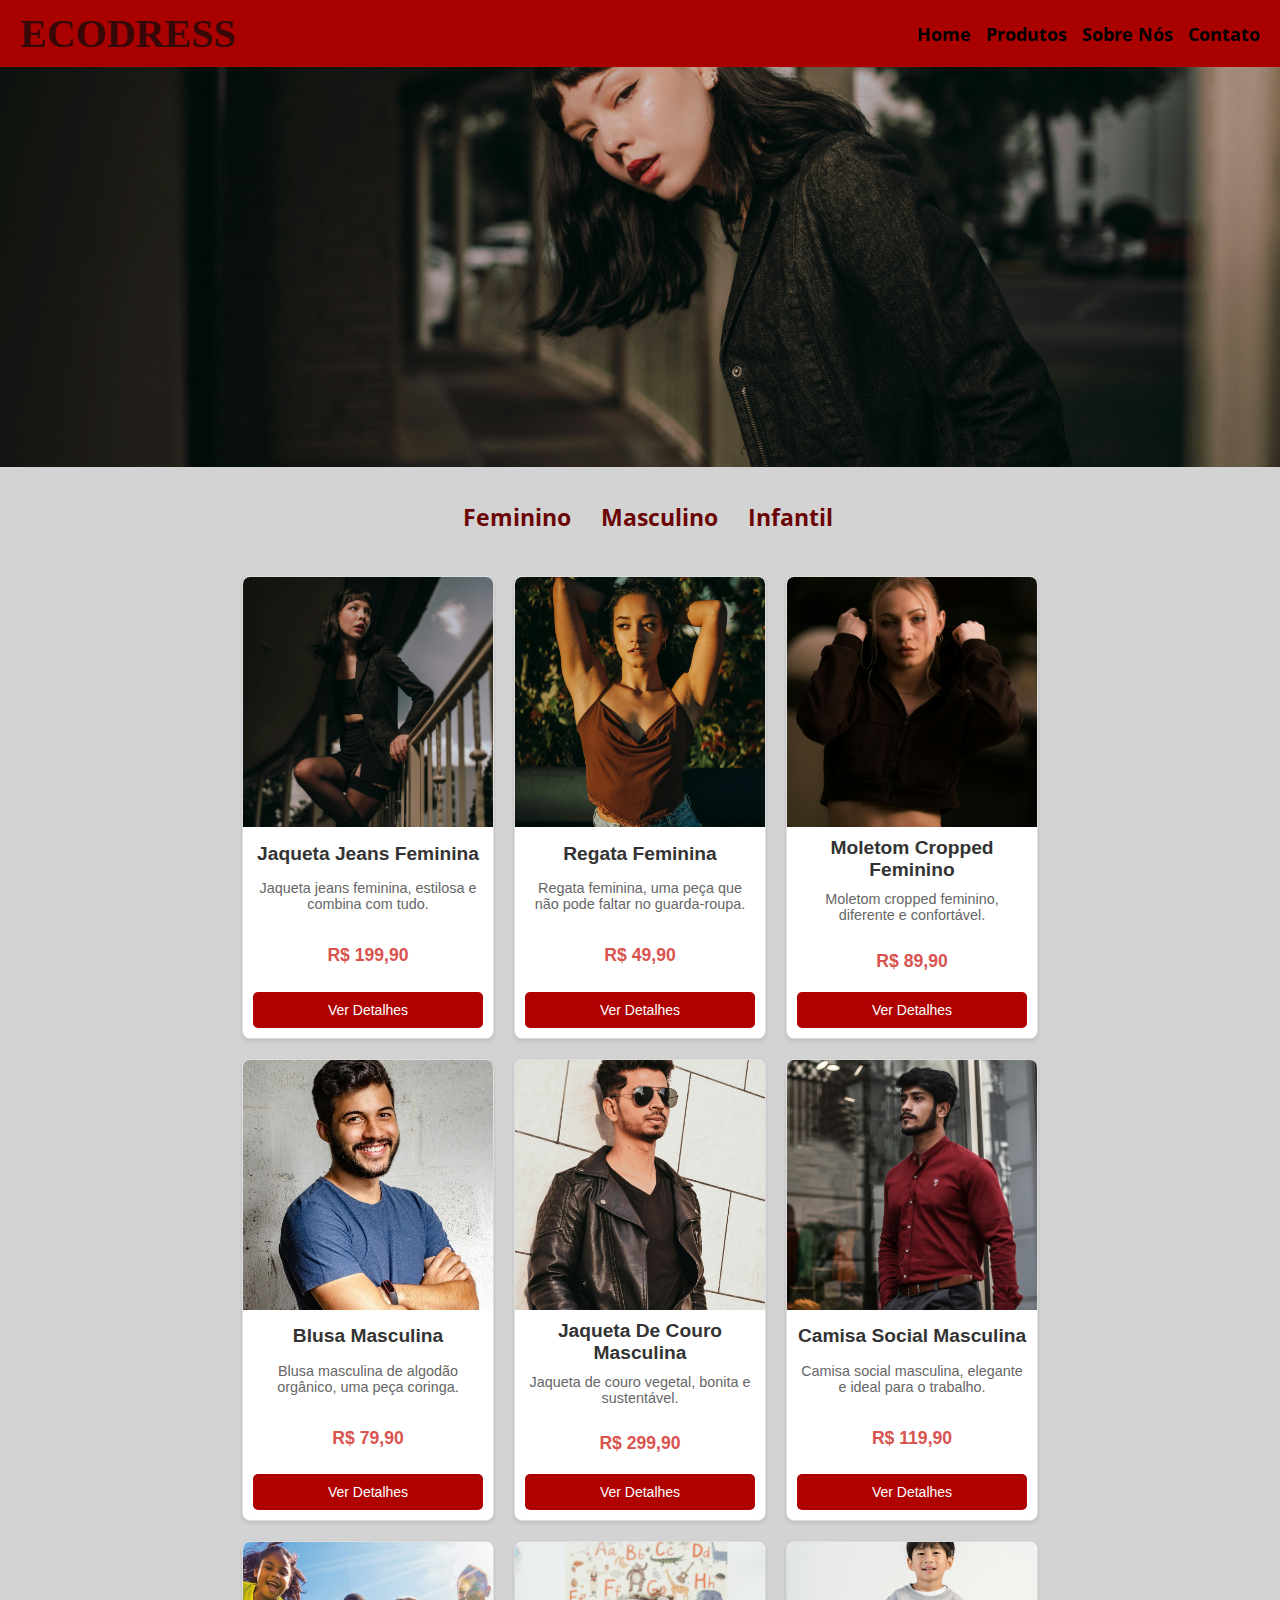
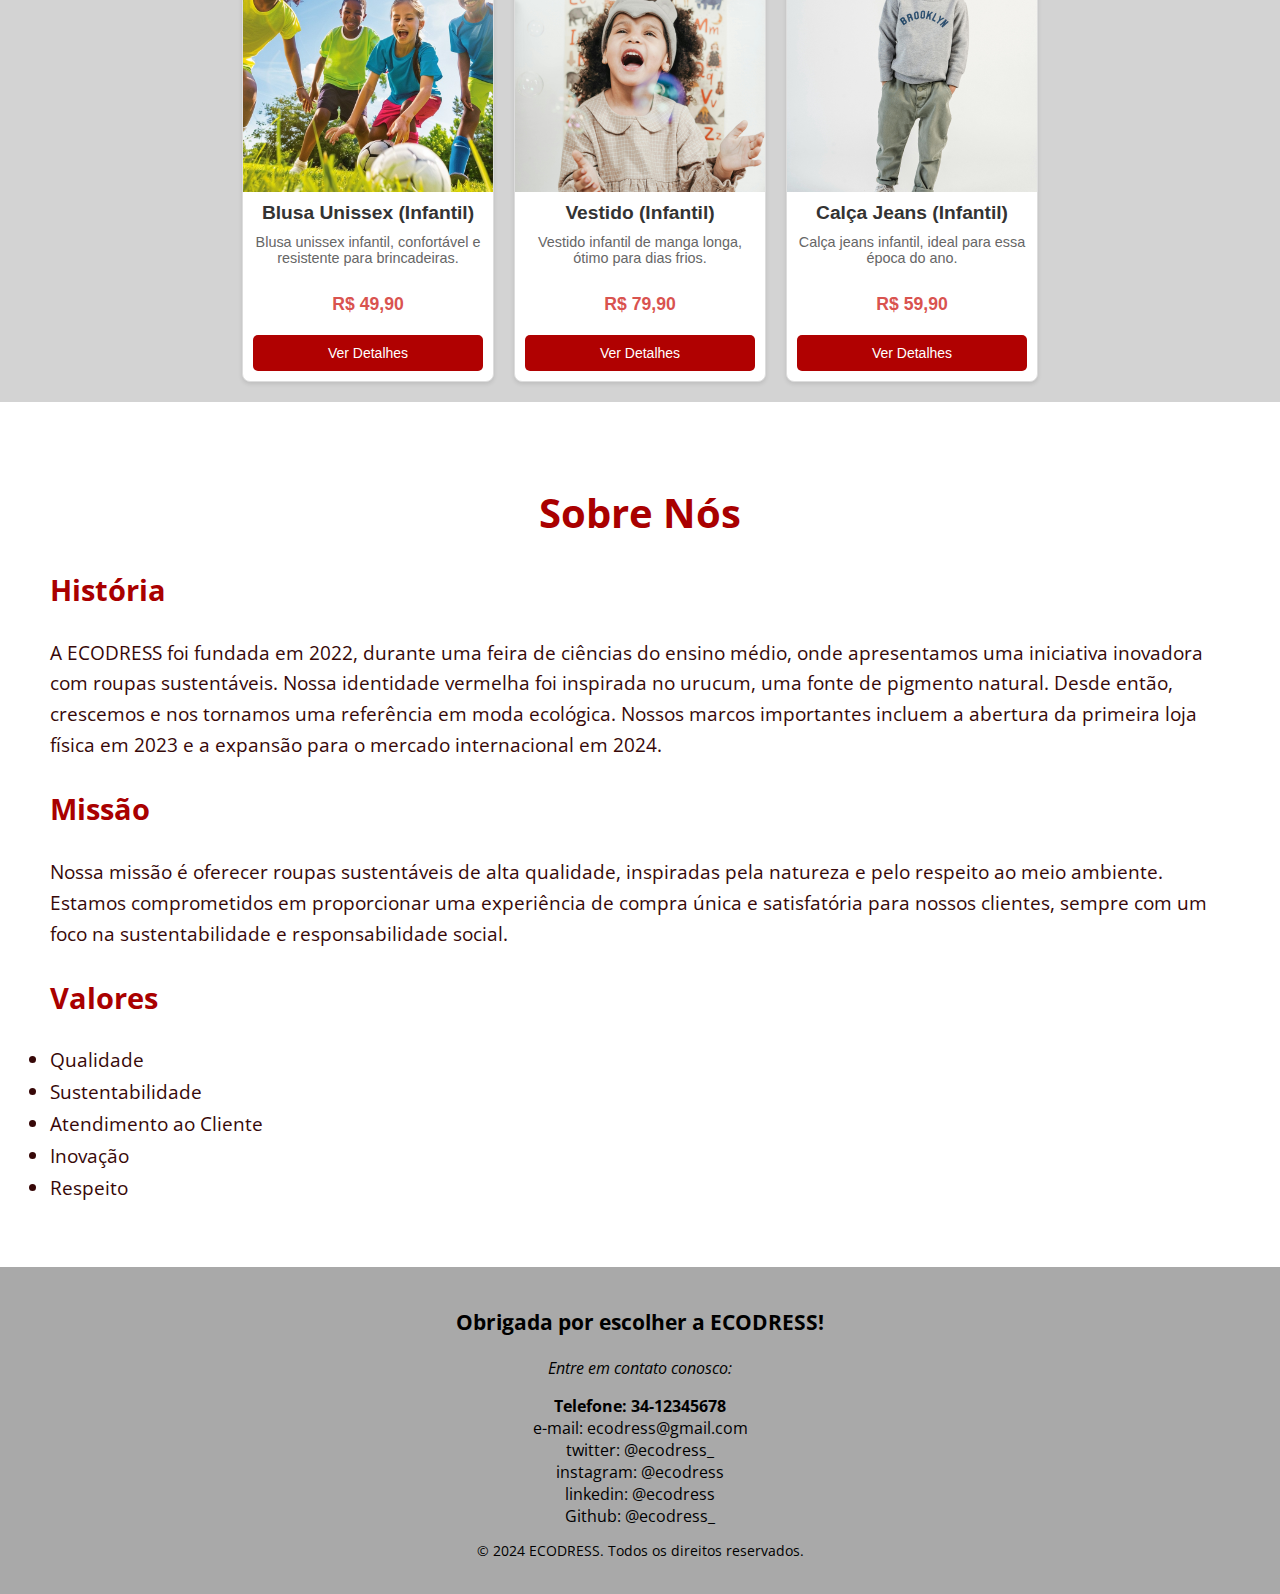
<file: projeto-final/index.html>
<!DOCTYPE html>
<html lang="pt-br">
<head>
    <meta charset="UTF-8">
    <meta http-equiv="X-UA-Compatible" content="IE=edge">
    <meta name="viewport" content="width=device-width, initial-scale=1.0">
    <link rel="stylesheet" href="./projeto-final.css">
    <title>ECODRESS</title>
    <link rel="preconnect" href="https://fonts.googleapis.com">
    <link rel="preconnect" href="https://fonts.gstatic.com" crossorigin>
    <link href="https://fonts.googleapis.com/css2?family=Open+Sans:ital,wght@0,300..800;1,300..800&display=swap" rel="stylesheet">
    
</head>
<body>
        <header>
            <h1 id="logo"><a href="/projeto-final/index.html">ECODRESS</a></h1>
            <nav>
                <!-- menu de navegação --> 
                <div class="nav__lista--container">          
                    <ul>
                        <li><a href="/projeto-final/index.html"> Home </a></li>
                        <li><a href="#produtos"> Produtos </a></li>
                        <li><a href="#sobre-nos"> Sobre Nós </a></li>
                        <li><a href="#contato"> Contato </a></li>
                    </ul>
                </div>
            </nav>
        </header>
        <main>
            <!-- banner principal -->
            <div class="banner-principal">
                <img src="fotos/pexels-kyle-miller-169884138-23842679.jpg" alt="banner principal do ecodress">
                <div class="banner-conteudo">
                    <h2>Confira nossa nova coleção inverno-outono 2024!</h2>
                    <button><a href="#produtos">Saiba Mais</a></button>
                </div>          
            </div>
            
            <br><br>
            <div class="categorias">
                <ul>
                    <li><a href="feminino/feminino.html"> Feminino </a></li>
                    <li><a href="masculino/masculino.html"> Masculino </a></li>
                    <li><a href="infantil/infantil.html"> Infantil </a></li>
                </ul>
            </div>
            <section class="produtos" id="produtos">
                <!-- produtos femininos -->
                <div class="produtos_femininos">
                    <div class="card">
                        <img src="fotos/jaqueta-feminina.jpg" alt="mulher com uma jaqueta jeans preta">
                        <h3>Jaqueta Jeans Feminina</h3>
                        <p class="descricao">Jaqueta jeans feminina, estilosa e combina com tudo.</p>
                        <p class="preco">R$ 199,90</p>
                        <button><a href="/projeto-final/feminino/jaqueta-fem.html">Ver Detalhes</a></button>
                    </div>
                    <div class="card">
                        <img src="fotos/regata-feminina.jpg" alt="mulher com uma regata marrom">
                        <h3>Regata Feminina</h3>
                        <p class="descricao">Regata feminina, uma peça que não pode faltar no guarda-roupa.</p>
                        <p class="preco">R$ 49,90</p>
                        <button><a href="/projeto-final/feminino/regata.html">Ver Detalhes</a></button>
                    </div>
                    <div class="card">
                        <img src="fotos/moletom-feminino.jpg" alt="mulher com um moletom cropped marrom">
                        <h3>Moletom Cropped Feminino</h3>
                        <p class="descricao">Moletom cropped feminino, diferente e confortável.</p>
                        <p class="preco">R$ 89,90</p>
                        <button><a href="/projeto-final/feminino/moletom.html">Ver Detalhes</a></button>
                    </div>
                </div>
                <!-- produtos masculinos -->
                <div class="produtos_masculinos">
                    <div class="card">
                        <img src="fotos/blusa_masculina.jpg" alt="homem com uma blusa básica azul">
                        <h3>Blusa Masculina</h3>
                        <p class="descricao">Blusa masculina de algodão orgânico, uma peça coringa.</p>
                        <p class="preco">R$ 79,90</p>
                        <button><a href="/projeto-final/masculino/blusa.html">Ver Detalhes</a></button>
                    </div> 
                    <div class="card">
                        <img src="fotos/jaqueta-de-couro-vegetal.jpg" alt="homem com uma jaqueta de couro">
                        <h3>Jaqueta De Couro Masculina</h3>
                        <p class="descricao">Jaqueta de couro vegetal, bonita e sustentável.</p>
                        <p class="preco">R$ 299,90</p>
                        <button><a href="/projeto-final/masculino/jaqueta_couro.html">Ver Detalhes</a></button>
                    </div>
                    <div class="card">
                        <img src="fotos/camisa-social-masculina.jpg" alt="homem com uma camisa social">
                        <h3>Camisa Social Masculina</h3>
                        <p class="descricao">Camisa social masculina, elegante e ideal para o trabalho.</p>
                        <p class="preco">R$ 119,90</p>
                        <button><a href="/projeto-final/masculino/camisa_social.html">Ver Detalhes</a></button>
                    </div>
                </div>
                <!-- produtos infantis -->
                <div class="produtos_infantis">
                    <div class="card">
                        <img src="fotos/blusa-infantil.jpg" alt="crianças jogando futebol com blusas coloridas">
                        <h3>Blusa Unissex (Infantil)</h3> 
                        <p class="descricao">Blusa unissex infantil, confortável e resistente para brincadeiras.</p>
                        <p class="preco">R$ 49,90</p>
                        <button><a href="/projeto-final/infantil/blusa-unissex.html">Ver Detalhes</a></button>
                    </div>
                    <div class="card">
                        <img src="fotos/vestido-infantil.jpg" alt="menina com um vestido de manga longa">
                        <h3>Vestido (Infantil)</h3>
                        <p class="descricao">Vestido infantil de manga longa, ótimo para dias frios.</p>
                        <p class="preco">R$ 79,90</p>
                        <button><a href="/projeto-final/infantil/vestido.html">Ver Detalhes</a></button>
                    </div>
                    <div class="card">
                        <img src="fotos/calça-jeans-infantil.jpg" alt="menino com uma calça jeans e moletom">
                        <h3>Calça Jeans (Infantil)</h3>
                        <p class="descricao">Calça jeans infantil, ideal para essa época do ano.</p>
                        <p class="preco">R$ 59,90</p>
                        <button><a href="/projeto-final/infantil/calça.html">Ver Detalhes</a></button>
                    </div>
                </div>
            </section>
            <section class="sobre-nos" id="sobre-nos">
                <h2>Sobre Nós</h2>
                <div class="historia">
                    <h3>História</h3>
                    <p>A ECODRESS foi fundada em 2022, durante uma feira de ciências do ensino médio, onde apresentamos uma iniciativa inovadora com roupas sustentáveis. Nossa identidade vermelha foi inspirada no urucum, uma fonte de pigmento natural. Desde então, crescemos e nos tornamos uma referência em moda ecológica. Nossos marcos importantes incluem a abertura da primeira loja física em 2023 e a expansão para o mercado internacional em 2024.</p>
                </div>
                <div class="missao">
                    <h3>Missão</h3>
                    <p>Nossa missão é oferecer roupas sustentáveis de alta qualidade, inspiradas pela natureza e pelo respeito ao meio ambiente. Estamos comprometidos em proporcionar uma experiência de compra única e satisfatória para nossos clientes, sempre com um foco na sustentabilidade e responsabilidade social.</p>
                </div>
                <div class="valores">
                    <h3>Valores</h3>
                    <ul>
                        <li>Qualidade</li>
                        <li>Sustentabilidade</li>
                        <li>Atendimento ao Cliente</li>
                        <li>Inovação</li>
                        <li>Respeito</li>
                    </ul>
                </div>
            </section>
        </main>
        <footer id="contato">
            <div class="contatos-container">
                <p>Obrigada por escolher a ECODRESS!</p>
                <p>Entre em contato conosco:</p>
            </div>
            <div class="contatos">
                <ul>
                    <li>Telefone: 34-12345678</li>
                    <li>e-mail:<a href="mailto:ecodress@gmail.com"> ecodress@gmail.com</a></li>
                    <li>twitter:<a href="https://twitter.com/ecodress_"> @ecodress_</a></li>
                    <li>instagram:<a href="https://instagram.com/ecodress"> @ecodress</a></li>
                    <li>linkedin:<a href="https://linkedin.com/company/ecodress"> @ecodress</a></li>
                    <li>Github:<a href="https://github.com/ecodress_"> @ecodress_</a></li>
                </ul>
            </div>
            <div class="footer__texto--ultimoParagrafo">
                <p>© 2024 ECODRESS. Todos os direitos reservados.</p>
            </div>
        </footer>  
</body>
</html>
</file>
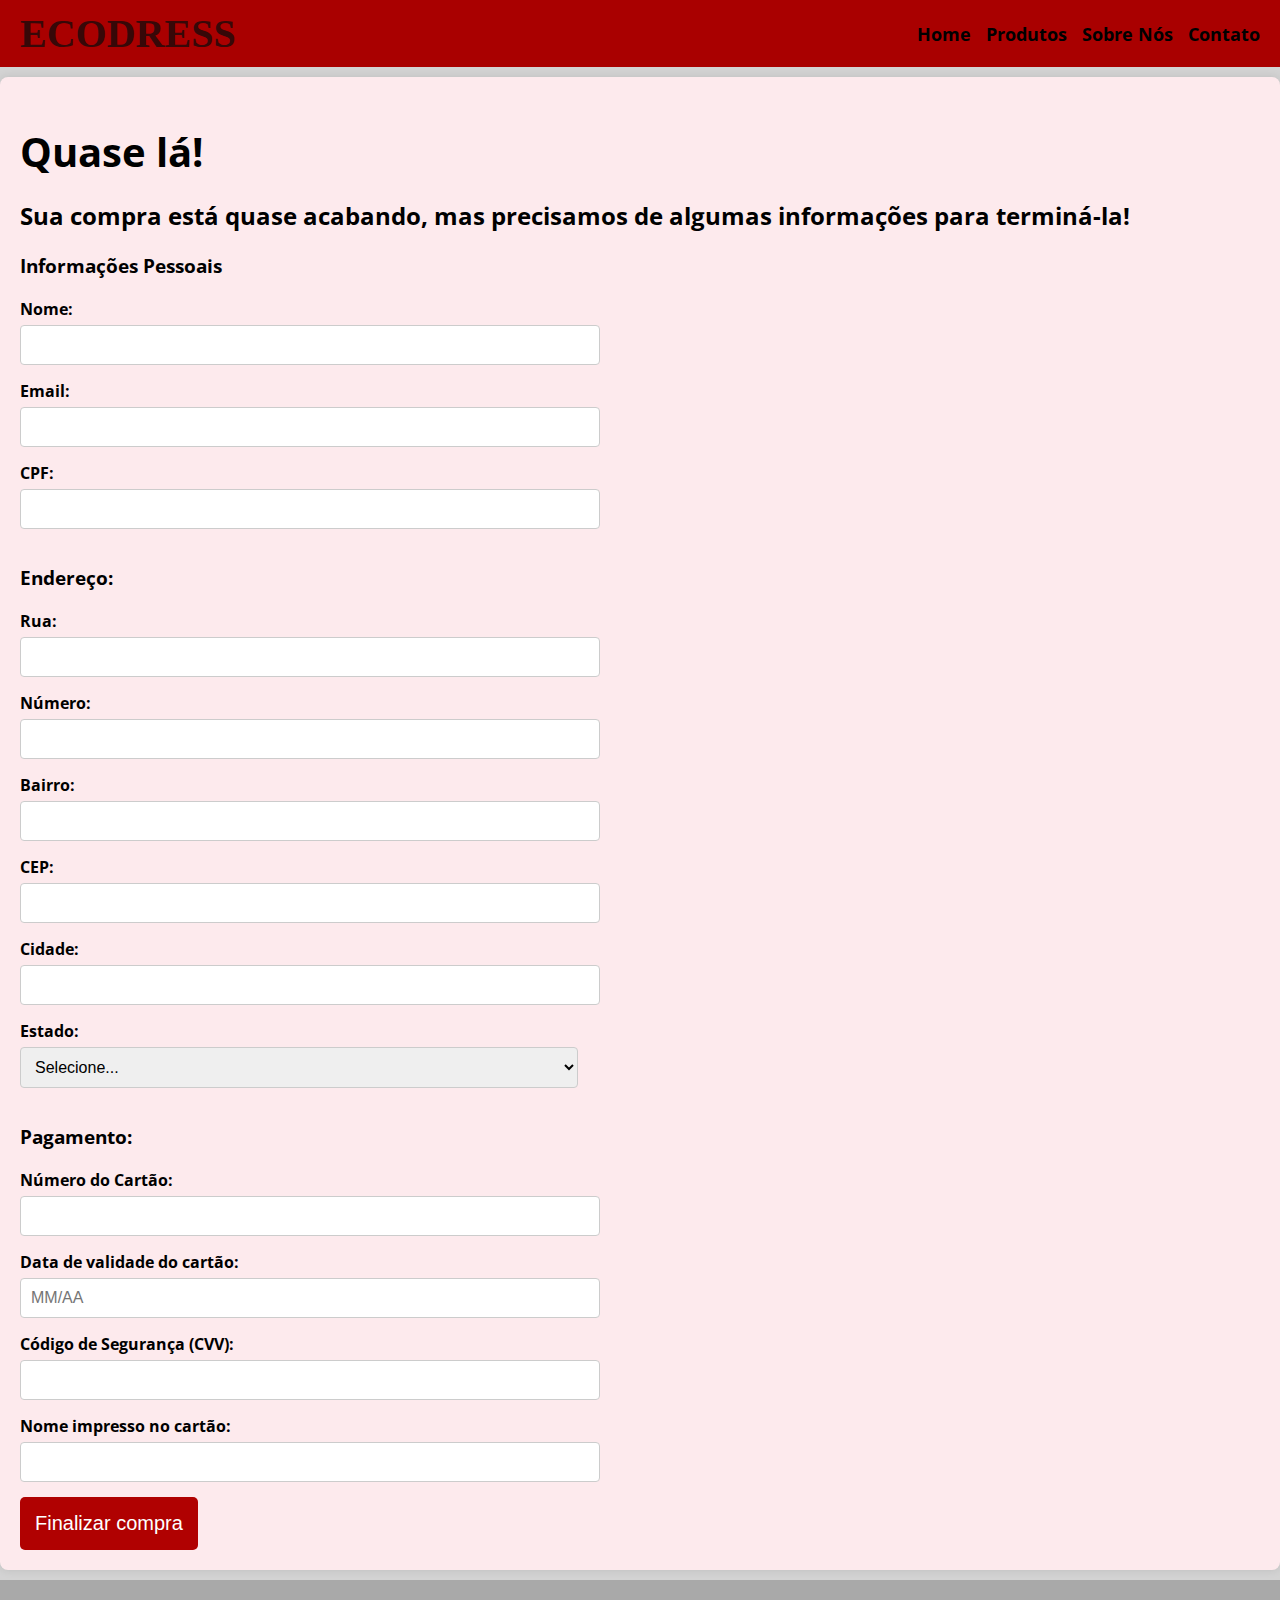
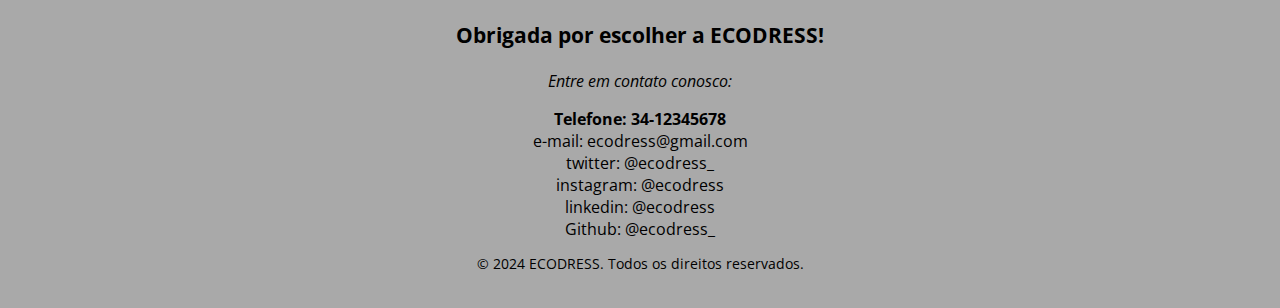
<file: projeto-final/entrega/entrega.html>
<!DOCTYPE html>
<html lang="pt-br">
<head>
    <meta charset="UTF-8">
    <meta http-equiv="X-UA-Compatible" content="IE=edge">
    <meta name="viewport" content="width=device-width, initial-scale=1.0">
    <link rel="stylesheet" href="/projeto-final/entrega/entrega.css">
    <title>ECODRESS</title>
    <link rel="preconnect" href="https://fonts.googleapis.com">
    <link rel="preconnect" href="https://fonts.gstatic.com" crossorigin>
    <link href="https://fonts.googleapis.com/css2?family=Open+Sans:ital,wght@0,300..800;1,300..800&display=swap" rel="stylesheet">
</head>
<body>
    <header>
        <h1 id="logo"><a href="/projeto-final/index.html">ECODRESS</a></h1>
        <nav>
            <div class="nav__lista--container">
                <ul>
                    <li><a href="/projeto-final/index.html"> Home </a></li>
                    <li><a href="/projeto-final/index.html"> Produtos </a></li>
                    <li><a href="#sobre-nos"> Sobre Nós </a></li>
                    <li><a href="#contato"> Contato </a></li>
                </ul>
            </div>
        </nav>
    </header>
    <div class="entrega-container">
        <div class="entrega">
            <h1>Quase lá!</h1>
            <h2>Sua compra está quase acabando, mas precisamos de algumas informações para terminá-la!</h2>
            <form>
                <div class="textos">
                    <h3>Informações Pessoais</h3>
                    <label for="nome">Nome:</label>
                    <input type="text" id="nome" name="nome" required minlength="3">
                    
                    <label for="email">Email:</label>
                    <input type="email" id="email" name="email" required>
                    
                    <label for="cpf">CPF:</label>
                    <input type="text" id="cpf" name="cpf" required pattern="\d{11}" title="O CPF deve conter 11 dígitos">
                </div>
                
                <div class="endereco">
                    <h3>Endereço:</h3>
                    <label for="rua">Rua:</label>
                    <input type="text" id="rua" name="rua" required>
                    
                    <label for="numero">Número:</label>
                    <input type="number" id="numero" name="numero" required min="1">
                    
                    <label for="bairro">Bairro:</label>
                    <input type="text" id="bairro" name="bairro" required>
                    
                    <label for="cep">CEP:</label>
                    <input type="text" id="cep" name="cep" required pattern="\d{8}" title="O CEP deve conter 8 dígitos">
                    
                    <label for="cidade">Cidade:</label>
                    <input type="text" id="cidade" name="cidade" required>
                    
                    <label for="estado">Estado:</label>
                    <select id="estado" name="estado" required>
                        <option value="">Selecione...</option>
                        <option value="ac">Acre</option>
                        <option value="al">Alagoas</option>
                        <option value="ap">Amapá</option>
                        <option value="am">Amazonas</option>
                        <option value="ba">Bahia</option>
                        <option value="ce">Ceará</option>
                        <option value="df">Distrito Federal</option>
                        <option value="es">Espírito Santo</option>
                        <option value="go">Goiás</option>
                        <option value="ma">Maranhão</option>
                        <option value="mt">Mato Grosso</option>
                        <option value="ms">Mato Grosso Do sul</option>
                        <option value="mg">Minas Gerais</option>
                        <option value="pa">Pará</option>
                        <option value="pb">Paraíba</option>
                        <option value="pr">Paraná</option>
                        <option value="pe">Pernambuco</option>
                        <option value="pi">Piauí</option>
                        <option value="rj">Rio de Janeiro</option>
                        <option value="rn">Rio Grande do Norte</option>
                        <option value="rs">Rio Grande do Sul</option>
                        <option value="ro">Rondônia</option>
                        <option value="rr">Roraima</option>
                        <option value="sc">Santa Catarina</option>
                        <option value="sp">São Paulo</option>
                        <option value="se">Sergipe</option>
                        <option value="to">Tocantins</option>
                    </select>
                </div>
                
                <div class="pagamento">
                    <h3>Pagamento:</h3>
                    <label for="numero_cartao">Número do Cartão:</label>
                    <input type="text" id="numero_cartao" name="numero_cartao" required pattern="\d{16}" title="O número do cartão deve conter 16 dígitos">
                    
                    <label for="data_cartao">Data de validade do cartão:</label>
                    <input type="text" id="data_cartao" name="data_cartao" required pattern="\d{2}/\d{2}" placeholder="MM/AA" title="O formato deve ser MM/AA">
                    
                    <label for="codigo">Código de Segurança (CVV):</label>
                    <input type="text" id="codigo" name="codigo" required pattern="\d{3}" title="O CVV deve conter 3 dígitos">
                    
                    <label for="nome_cartao">Nome impresso no cartão:</label>
                    <input type="text" id="nome_cartao" name="nome_cartao" required>
                </div>
                
                <button class="botao" type="submit"><a href="/projeto-final/index.html">Finalizar compra</a></button>
            </form>
        </div>
    </div>
    <footer id="contato">
        <div class="contatos-container">
            <p>Obrigada por escolher a ECODRESS!</p>
            <p>Entre em contato conosco:</p>
        </div>
        <div class="contatos">
            <ul>
                <li>Telefone: 34-12345678</li>
                <li>e-mail:<a href="mailto:ecodress@gmail.com"> ecodress@gmail.com</a></li>
                <li>twitter:<a href="https://twitter.com/ecodress_"> @ecodress_</a></li>
                <li>instagram:<a href="https://instagram.com/ecodress"> @ecodress</a></li>
                <li>linkedin:<a href="https://linkedin.com/company/ecodress"> @ecodress</a></li>
                <li>Github:<a href="https://github.com/ecodress_"> @ecodress_</a></li>
            </ul>
        </div>
        <div class="footer__texto--ultimoParagrafo">
            <p>© 2024 ECODRESS. Todos os direitos reservados.</p>
        </div>
    </footer>
</body>
</html>
</file>
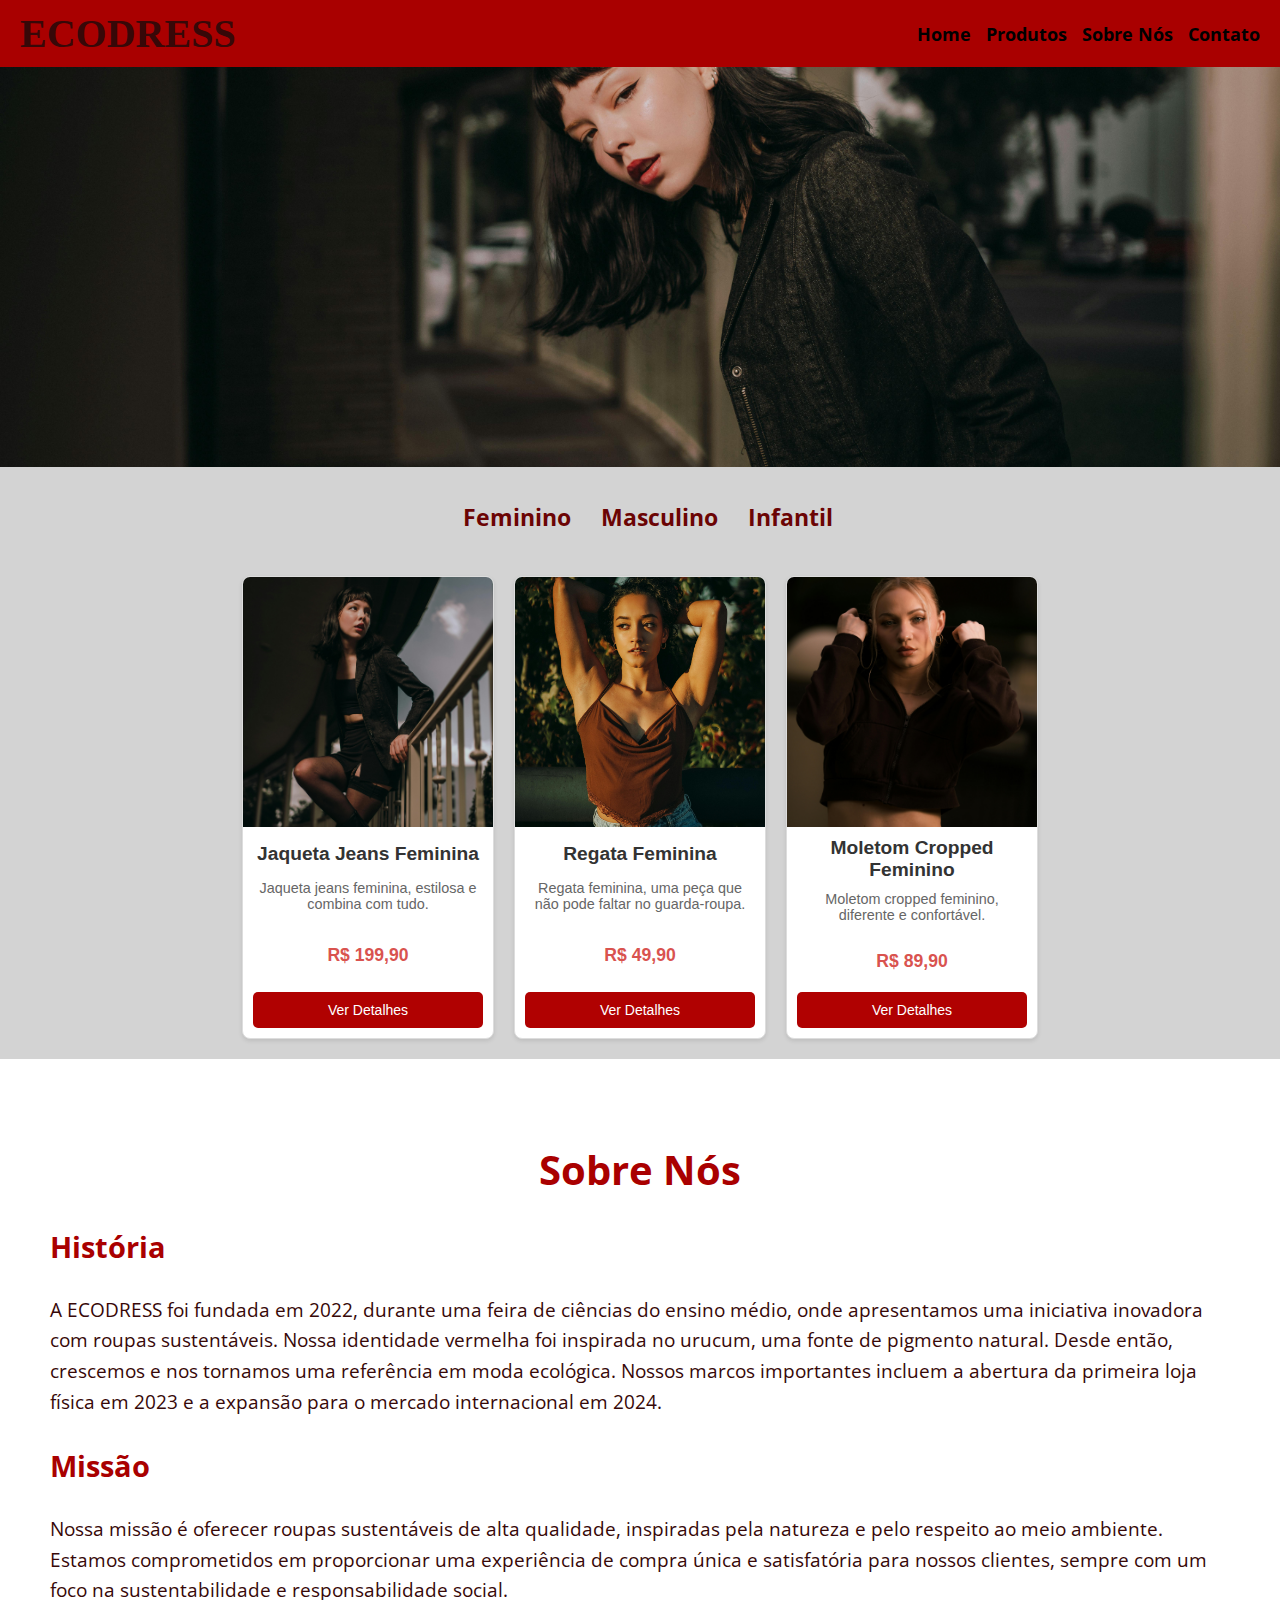
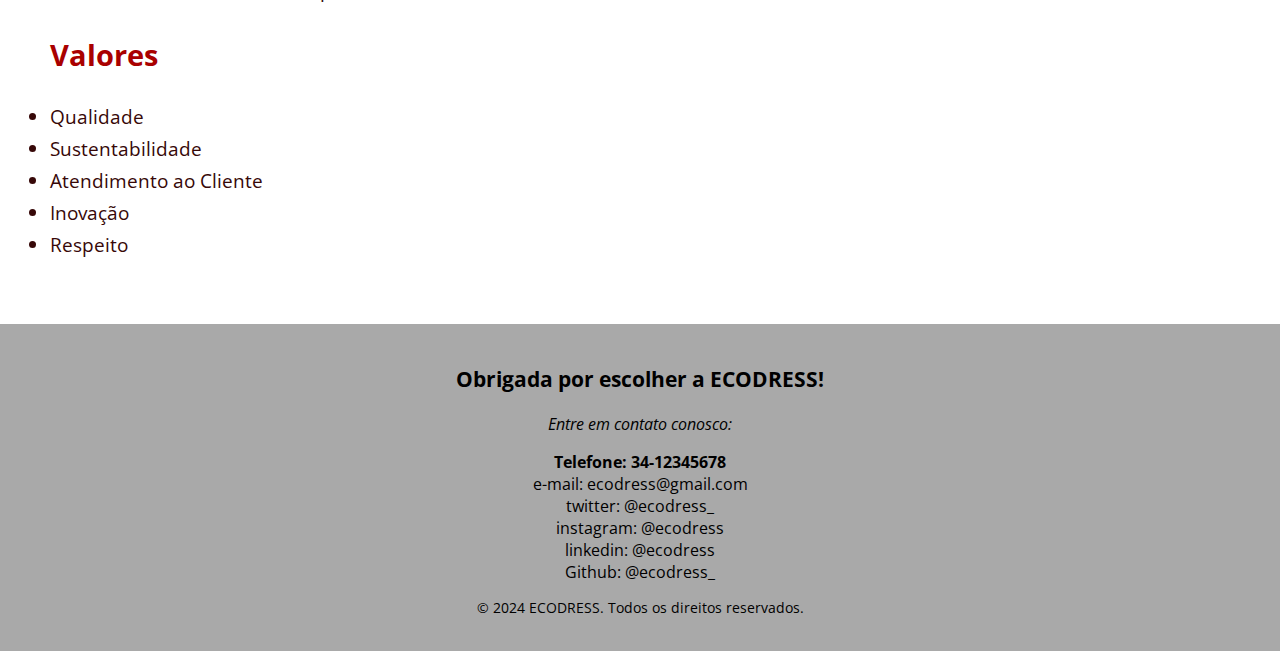
<file: projeto-final/feminino/feminino.html>
<!DOCTYPE html>
<html lang="pt-br">
<head>
    <meta charset="UTF-8">
    <meta http-equiv="X-UA-Compatible" content="IE=edge">
    <meta name="viewport" content="width=device-width, initial-scale=1.0">
    <link rel="stylesheet" href="/projeto-final/projeto-final.css">
    <title>ECODRESS</title>
    <link rel="preconnect" href="https://fonts.googleapis.com">
    <link rel="preconnect" href="https://fonts.gstatic.com" crossorigin>
    <link href="https://fonts.googleapis.com/css2?family=Open+Sans:ital,wght@0,300..800;1,300..800&display=swap" rel="stylesheet">
    
</head>
<body>
        <header>
            <h1 id="logo"><a href="/projeto-final/index.html">ECODRESS</a></h1>
            <nav>
                <!-- menu de navegação --> 
                <div class="nav__lista--container">          
                    <ul>
                        <li><a href="/projeto-final/index.html"> Home </a></li>
                        <li><a href="/projeto-final/index.html"> Produtos </a></li>
                        <li><a href="#sobre-nos"> Sobre Nós </a></li>
                        <li><a href="#contato"> Contato </a></li>
                    </ul>
                </div>
            </nav>
        </header>
        <main>
            <!-- banner principal -->
            <div class="banner-principal">
                <img src="/projeto-final/fotos/pexels-kyle-miller-169884138-23842679.jpg" alt="banner principal do ecodress">
                <div class="banner-conteudo">
                    <h2>Confira nossa nova coleção inverno-outono 2024!</h2>
                    <button><a href="#produtos">Saiba Mais</a></button>
                </div>          
            </div>
            
            <br><br>
            <div class="categorias">
                <ul>
                    <li><a href="feminino/feminino.html"> Feminino </a></li>
                    <li><a href="masculino/masculino.html"> Masculino </a></li>
                    <li><a href="infantil/infantil.html"> Infantil </a></li>
                </ul>
            </div>
            <section class="produtos" id="produtos">
                <!-- produtos femininos -->
                <div class="produtos_femininos">
                    <div class="card">
                        <img src="/projeto-final/fotos/jaqueta-feminina.jpg" alt="mulher com uma jaqueta jeans preta">
                        <h3>Jaqueta Jeans Feminina</h3>
                        <p class="descricao">Jaqueta jeans feminina, estilosa e combina com tudo.</p>
                        <p class="preco">R$ 199,90</p>
                        <button><a href="/projeto-final/feminino/jaqueta-fem.html">Ver Detalhes</a></button>
                    </div>
                    <div class="card">
                        <img src="/projeto-final/fotos/regata-feminina.jpg" alt="mulher com uma regata marrom">
                        <h3>Regata Feminina</h3>
                        <p class="descricao">Regata feminina, uma peça que não pode faltar no guarda-roupa.</p>
                        <p class="preco">R$ 49,90</p>
                        <button><a href="/projeto-final/feminino/regata.html">Ver Detalhes</a></button>
                    </div>
                    <div class="card">
                        <img src="/projeto-final/fotos/moletom-feminino.jpg" alt="mulher com um moletom cropped marrom">
                        <h3>Moletom Cropped Feminino</h3>
                        <p class="descricao">Moletom cropped feminino, diferente e confortável.</p>
                        <p class="preco">R$ 89,90</p>
                        <button><a href="/projeto-final/feminino/moletom.html">Ver Detalhes</a></button>
                    </div>
                </div>
            </section>
            <section class="sobre-nos" id="sobre-nos">
                <h2>Sobre Nós</h2>
                <div class="historia">
                    <h3>História</h3>
                    <p>A ECODRESS foi fundada em 2022, durante uma feira de ciências do ensino médio, onde apresentamos uma iniciativa inovadora com roupas sustentáveis. Nossa identidade vermelha foi inspirada no urucum, uma fonte de pigmento natural. Desde então, crescemos e nos tornamos uma referência em moda ecológica. Nossos marcos importantes incluem a abertura da primeira loja física em 2023 e a expansão para o mercado internacional em 2024.</p>
                </div>
                <div class="missao">
                    <h3>Missão</h3>
                    <p>Nossa missão é oferecer roupas sustentáveis de alta qualidade, inspiradas pela natureza e pelo respeito ao meio ambiente. Estamos comprometidos em proporcionar uma experiência de compra única e satisfatória para nossos clientes, sempre com um foco na sustentabilidade e responsabilidade social.</p>
                </div>
                <div class="valores">
                    <h3>Valores</h3>
                    <ul>
                        <li>Qualidade</li>
                        <li>Sustentabilidade</li>
                        <li>Atendimento ao Cliente</li>
                        <li>Inovação</li>
                        <li>Respeito</li>
                    </ul>
                </div>
            </section>
        </main>
        <footer id="contato">
            <div class="contatos-container">
                <p>Obrigada por escolher a ECODRESS!</p>
                <p>Entre em contato conosco:</p>
            </div>
            <div class="contatos">
                <ul>
                    <li>Telefone: 34-12345678</li>
                    <li>e-mail:<a href="mailto:ecodress@gmail.com"> ecodress@gmail.com</a></li>
                    <li>twitter:<a href="https://twitter.com/ecodress_"> @ecodress_</a></li>
                    <li>instagram:<a href="https://instagram.com/ecodress"> @ecodress</a></li>
                    <li>linkedin:<a href="https://linkedin.com/company/ecodress"> @ecodress</a></li>
                    <li>Github:<a href="https://github.com/ecodress_"> @ecodress_</a></li>
                </ul>
            </div>
            <div class="footer__texto--ultimoParagrafo">
                <p>© 2024 ECODRESS. Todos os direitos reservados.</p>
            </div>
        </footer>  
</body>
</html>
</file>
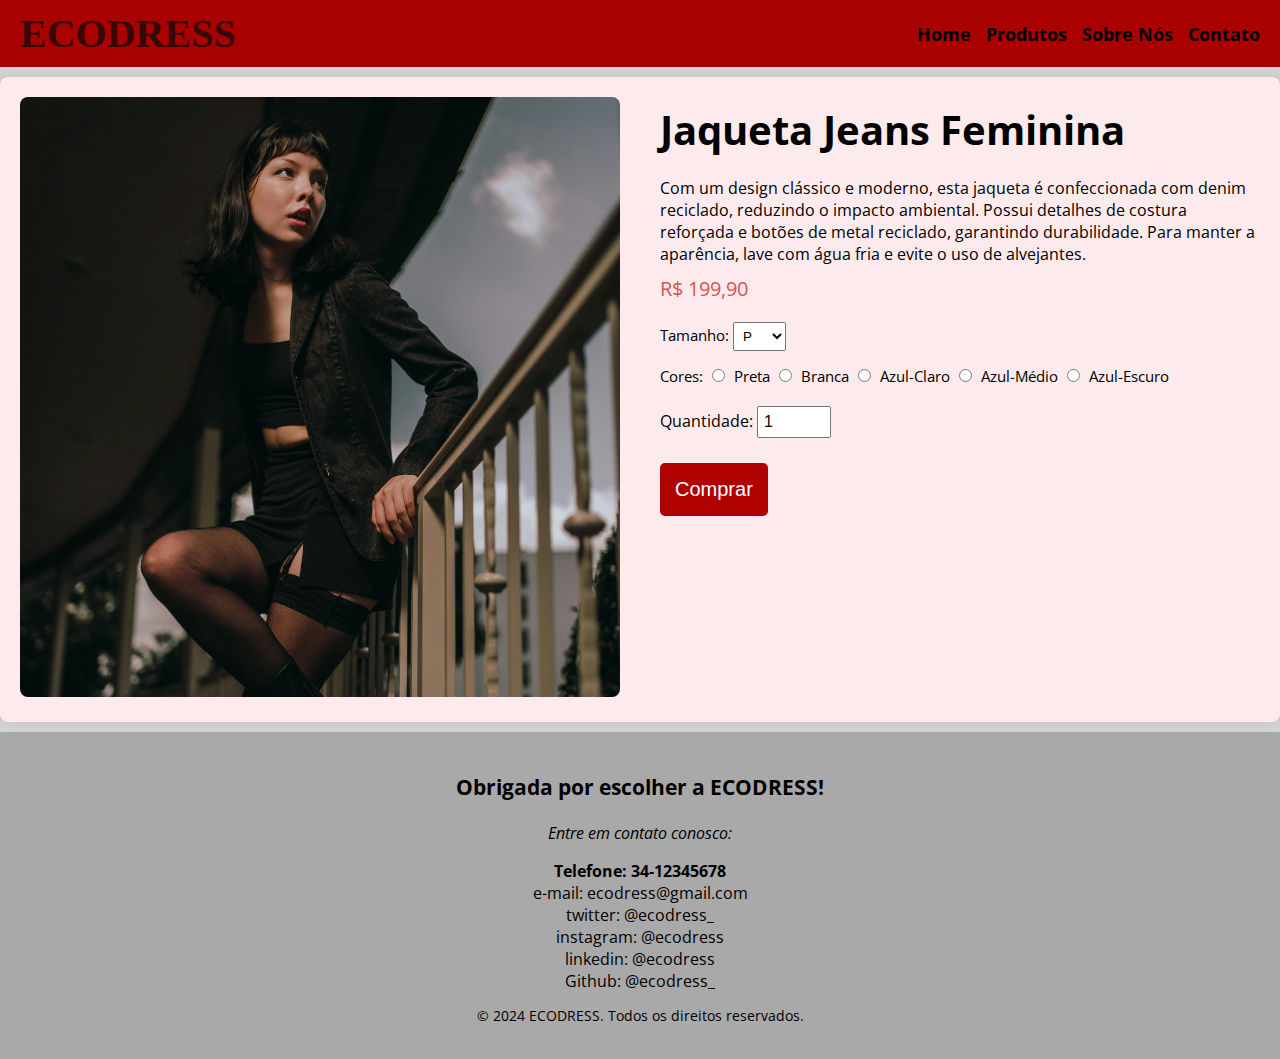
<file: projeto-final/feminino/jaqueta-fem.html>
<!DOCTYPE html>
<html lang="pt-br">
<head>
    <meta charset="UTF-8">
    <meta http-equiv="X-UA-Compatible" content="IE=edge">
    <meta name="viewport" content="width=device-width, initial-scale=1.0">
    <link rel="stylesheet" href="/projeto-final/produtos/produtos.css">
    <title>ECODRESS</title>
    <link rel="preconnect" href="https://fonts.googleapis.com">
    <link rel="preconnect" href="https://fonts.gstatic.com" crossorigin>
    <link href="https://fonts.googleapis.com/css2?family=Open+Sans:ital,wght@0,300..800;1,300..800&display=swap" rel="stylesheet">
    
</head>
<body>
        <header>
            <h1 id="logo"><a href="/projeto-final/index.html">ECODRESS</a></h1>
            <nav>
                <!-- menu de navegação --> 
                <div class="nav__lista--container">          
                    <ul>
                        <li><a href="/projeto-final/index.html"> Home </a></li>
                        <li><a href="/projeto-final/index.html"> Produtos </a></li>
                        <li><a href="#sobre-nos"> Sobre Nós </a></li>
                        <li><a href="#contato"> Contato </a></li>
                    </ul>
                </div>
            </nav>
        </header>
        <div class="product-container">
            <div class="product-imagem">
                <img src="/projeto-final/fotos/jaqueta-feminina.jpg" alt="Jaqueta jeans feminina">
            </div>
            <div class="produtos-detalhes">
                <h1>Jaqueta Jeans Feminina</h1>
                <p class="description">Com um design clássico e moderno, esta jaqueta é confeccionada com denim reciclado, reduzindo o impacto ambiental. Possui detalhes de costura reforçada e botões de metal reciclado, garantindo durabilidade. Para manter a aparência, lave com água fria e evite o uso de alvejantes.</p>
                <p class="price">R$ 199,90</p>
                <div class="options">
                    <div class="sizes">
                        <label for="size">Tamanho:</label>
                        <select id="size">
                            <option value="p">P</option>
                            <option value="m">M</option>
                            <option value="g">G</option>
                            <option value="gg">GG</option>
                        </select>
                    </div>
                    <div class="colors">
                        <label>Cores:</label>
                        <input type="radio" id="color1" name="color" value="preto">
                        <label for="color1">Preta</label>
                        <input type="radio" id="color2" name="color" value="branco">
                        <label for="color2">Branca</label>
                        <input type="radio" id="color3" name="color" value="azul">
                        <label for="color3">Azul-Claro</label>
                        <input type="radio" id="color4" name="color" value="azul">
                        <label for="color3">Azul-Médio</label>
                        <input type="radio" id="color5" name="color" value="azul">
                        <label for="color3">Azul-Escuro</label>
                    </div>
                </div>
                
                <div class="quantity">
                    <label for="quantity">Quantidade:</label>
                    <input type="number" id="quantity" name="quantity" min="1" value="1">
                </div>
                
                <button class="buy-button"> <a href="/projeto-final/entrega/entrega.html">Comprar</a></button>
            </div>
        </div> 
        <footer id="contato">
            <div class="contatos-container">
                <p>Obrigada por escolher a ECODRESS!</p>
                <p>Entre em contato conosco:</p>
            </div>
            <div class="contatos">
                <ul>
                    <li>Telefone: 34-12345678</li>
                    <li>e-mail:<a href="mailto:ecodress@gmail.com"> ecodress@gmail.com</a></li>
                    <li>twitter:<a href="https://twitter.com/ecodress_"> @ecodress_</a></li>
                    <li>instagram:<a href="https://instagram.com/ecodress"> @ecodress</a></li>
                    <li>linkedin:<a href="https://linkedin.com/company/ecodress"> @ecodress</a></li>
                    <li>Github:<a href="https://github.com/ecodress_"> @ecodress_</a></li>
                </ul>
            </div>
            <div class="footer__texto--ultimoParagrafo">
                <p>© 2024 ECODRESS. Todos os direitos reservados.</p>
            </div>
        </footer>  
</body>
</html>
</file>
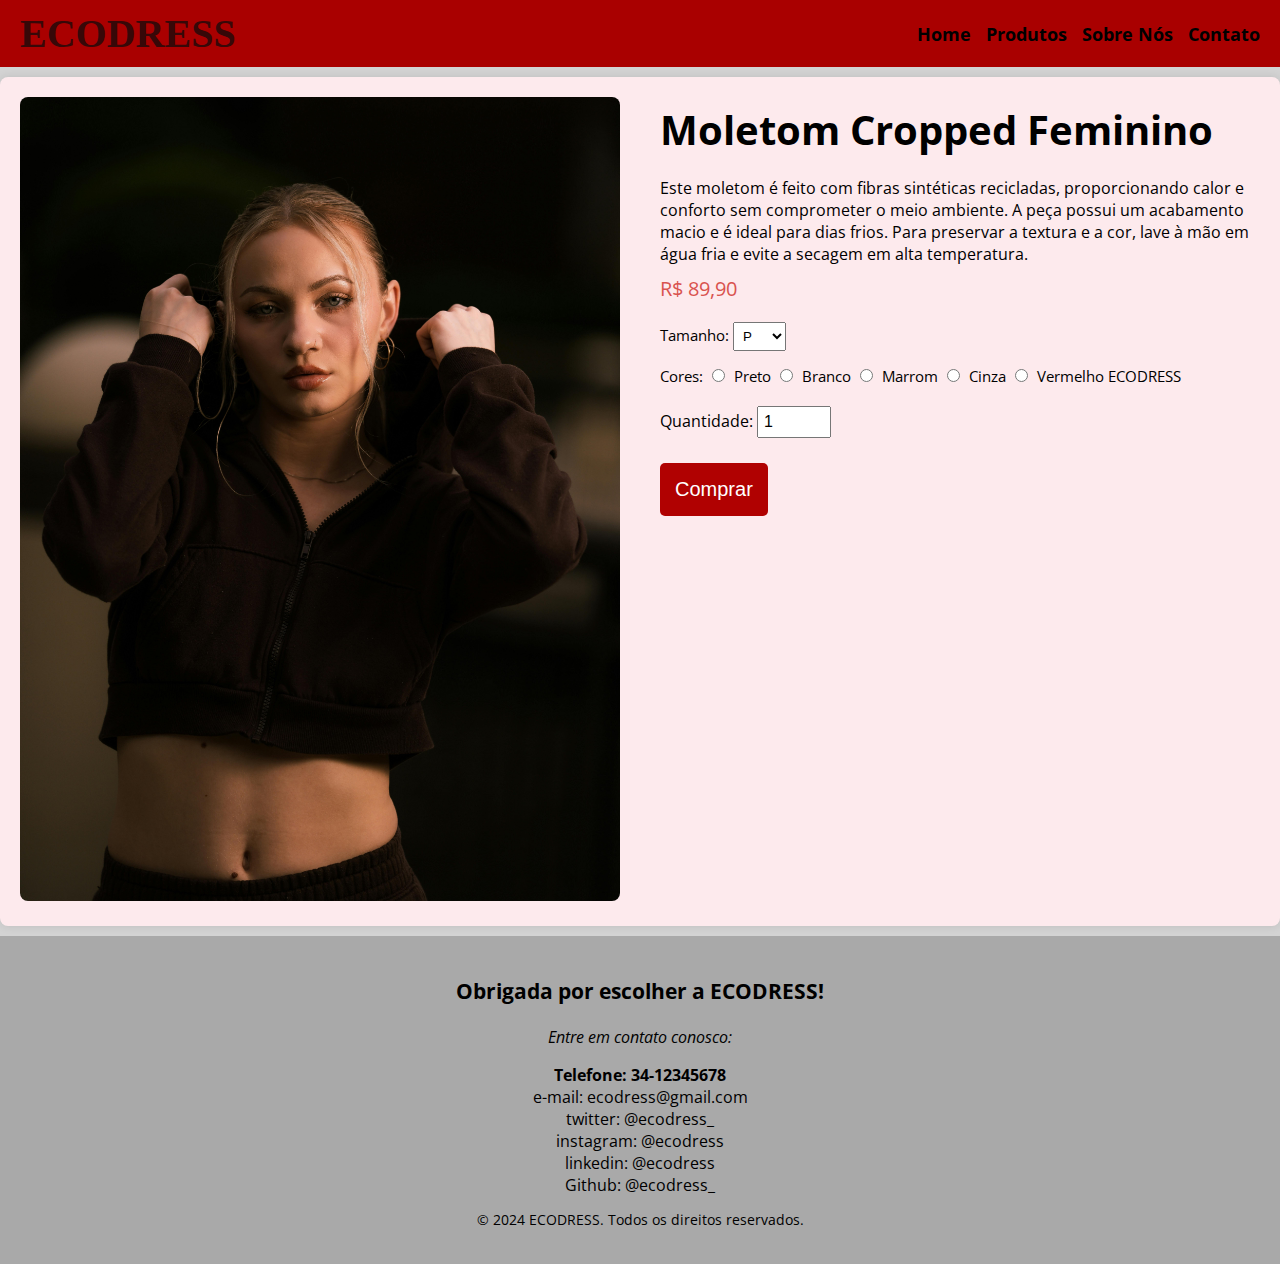
<file: projeto-final/feminino/moletom.html>
<!DOCTYPE html>
<html lang="pt-br">
<head>
    <meta charset="UTF-8">
    <meta http-equiv="X-UA-Compatible" content="IE=edge">
    <meta name="viewport" content="width=device-width, initial-scale=1.0">
    <link rel="stylesheet" href="/projeto-final/produtos/produtos.css">
    <title>ECODRESS</title>
    <link rel="preconnect" href="https://fonts.googleapis.com">
    <link rel="preconnect" href="https://fonts.gstatic.com" crossorigin>
    <link href="https://fonts.googleapis.com/css2?family=Open+Sans:ital,wght@0,300..800;1,300..800&display=swap" rel="stylesheet">
    
</head>
<body>
        <header>
            <h1 id="logo"><a href="/projeto-final/index.html">ECODRESS</a></h1>
            <nav>
                <!-- menu de navegação --> 
                <div class="nav__lista--container">          
                    <ul>
                        <li><a href="/projeto-final/index.html"> Home </a></li>
                        <li><a href="/projeto-final/index.html"> Produtos </a></li>
                        <li><a href="#sobre-nos"> Sobre Nós </a></li>
                        <li><a href="#contato"> Contato </a></li>
                    </ul>
                </div>
            </nav>
        </header>
        <div class="product-container">
            <div class="product-imagem">
                <img src="/projeto-final/fotos/moletom-feminino.jpg" alt="Moletom Cropped Feminino">
            </div>
            <div class="produtos-detalhes">
                <h1>Moletom Cropped Feminino</h1>
                <p class="description">Este moletom é feito com fibras sintéticas recicladas, proporcionando calor e conforto sem comprometer o meio ambiente. A peça possui um acabamento macio e é ideal para dias frios. Para preservar a textura e a cor, lave à mão em água fria e evite a secagem em alta temperatura.</p>
                <p class="price">R$ 89,90</p>
                <div class="options">
                    <div class="sizes">
                        <label for="size">Tamanho:</label>
                        <select id="size">
                            <option value="p">P</option>
                            <option value="m">M</option>
                            <option value="g">G</option>
                            <option value="gg">GG</option>
                        </select>
                    </div>
                    <div class="colors">
                        <label>Cores:</label>
                        <input type="radio" id="color1" name="color" value="preto">
                        <label for="color1">Preto</label>
                        <input type="radio" id="color2" name="color" value="branco">
                        <label for="color2">Branco</label>
                        <input type="radio" id="color3" name="color" value="azul">
                        <label for="color3">Marrom</label>
                        <input type="radio" id="color4" name="color" value="cinza">
                        <label for="color3">Cinza</label>
                        <input type="radio" id="color5" name="color" value="azul">
                        <label for="color5">Vermelho ECODRESS</label>
                    </div>
                </div>
                
                <div class="quantity">
                    <label for="quantity">Quantidade:</label>
                    <input type="number" id="quantity" name="quantity" min="1" value="1">
                </div>
                
                <button class="buy-button"> <a href="/projeto-final/entrega/entrega.html">Comprar</a></button>
            </div>
        </div> 
        <footer id="contato">
            <div class="contatos-container">
                <p>Obrigada por escolher a ECODRESS!</p>
                <p>Entre em contato conosco:</p>
            </div>
            <div class="contatos">
                <ul>
                    <li>Telefone: 34-12345678</li>
                    <li>e-mail:<a href="mailto:ecodress@gmail.com"> ecodress@gmail.com</a></li>
                    <li>twitter:<a href="https://twitter.com/ecodress_"> @ecodress_</a></li>
                    <li>instagram:<a href="https://instagram.com/ecodress"> @ecodress</a></li>
                    <li>linkedin:<a href="https://linkedin.com/company/ecodress"> @ecodress</a></li>
                    <li>Github:<a href="https://github.com/ecodress_"> @ecodress_</a></li>
                </ul>
            </div>
            <div class="footer__texto--ultimoParagrafo">
                <p>© 2024 ECODRESS. Todos os direitos reservados.</p>
            </div>
        </footer>  
</body>
</html>
</file>
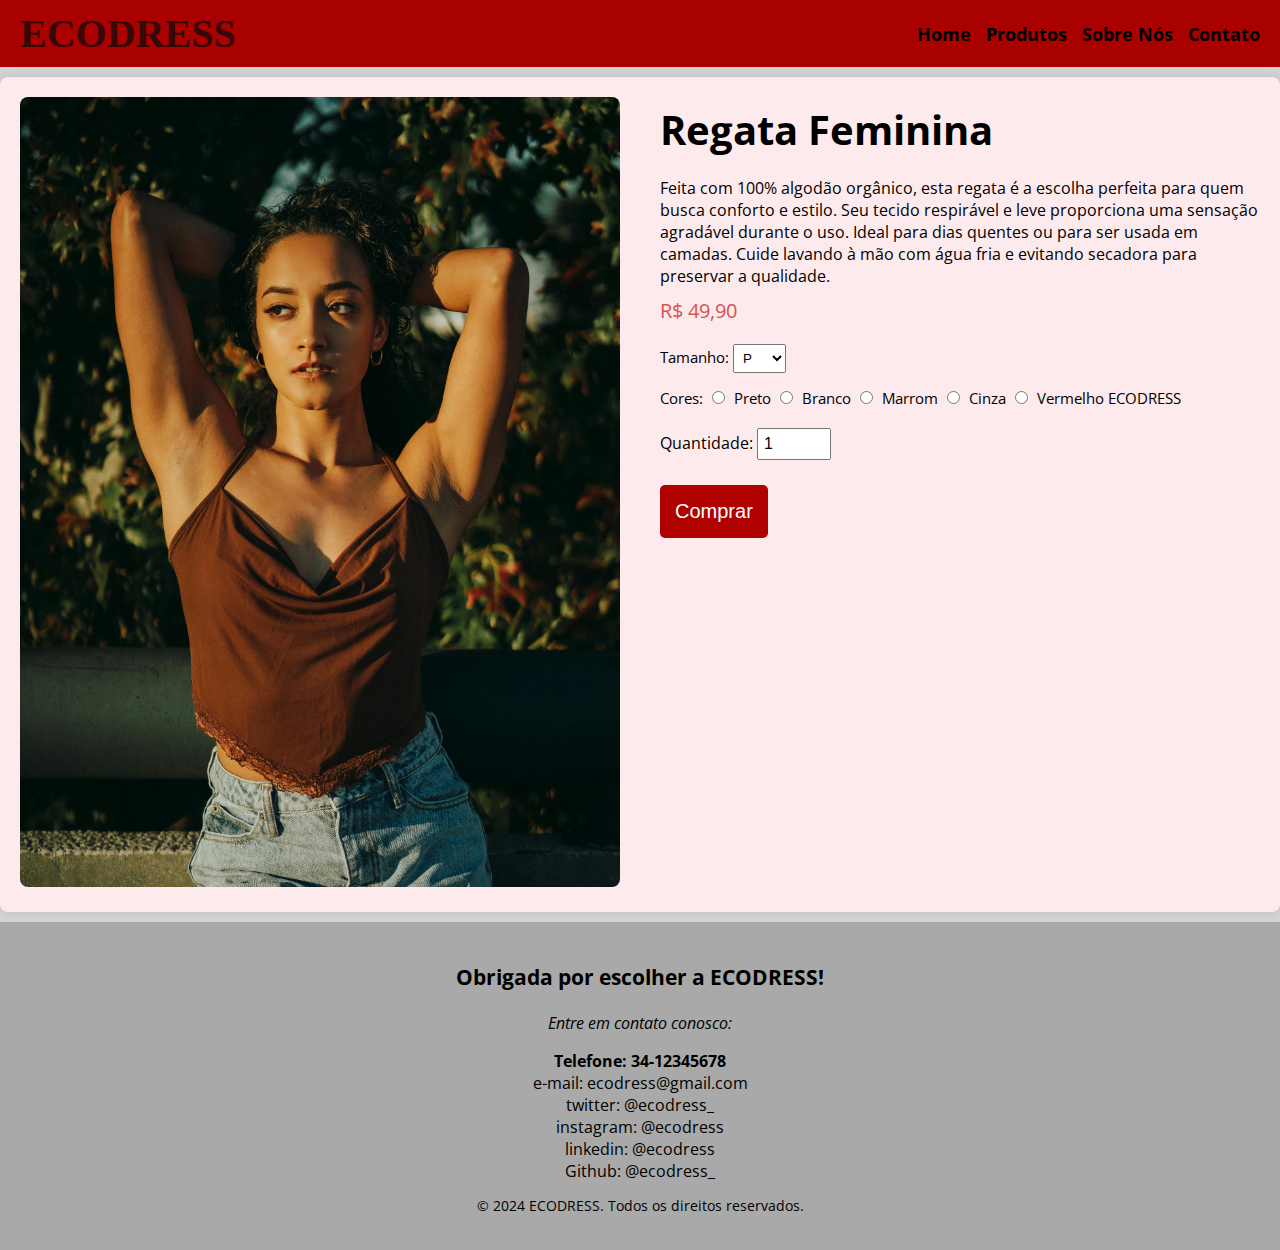
<file: projeto-final/feminino/regata.html>
<!DOCTYPE html>
<html lang="pt-br">
<head>
    <meta charset="UTF-8">
    <meta http-equiv="X-UA-Compatible" content="IE=edge">
    <meta name="viewport" content="width=device-width, initial-scale=1.0">
    <link rel="stylesheet" href="/projeto-final/produtos/produtos.css">
    <title>ECODRESS</title>
    <link rel="preconnect" href="https://fonts.googleapis.com">
    <link rel="preconnect" href="https://fonts.gstatic.com" crossorigin>
    <link href="https://fonts.googleapis.com/css2?family=Open+Sans:ital,wght@0,300..800;1,300..800&display=swap" rel="stylesheet">
    
</head>
<body>
        <header>
            <h1 id="logo"><a href="/projeto-final/index.html">ECODRESS</a></h1>
            <nav>
                <!-- menu de navegação --> 
                <div class="nav__lista--container">          
                    <ul>
                        <li><a href="/projeto-final/ihtml"> Home </a></li>
                        <li><a href="/projeto-final/index.html"> Produtos </a></li>
                        <li><a href="#sobre-nos"> Sobre Nós </a></li>
                        <li><a href="#contato"> Contato </a></li>
                    </ul>
                </div>
            </nav>
        </header>
        <div class="product-container">
            <div class="product-imagem">
                <img src="/projeto-final/fotos/regata-feminina.jpg" alt="Regata Feminina">
            </div>
            <div class="produtos-detalhes">
                <h1>Regata Feminina</h1>
                <p class="description">Feita com 100% algodão orgânico, esta regata é a escolha perfeita para quem busca conforto e estilo. Seu tecido respirável e leve proporciona uma sensação agradável durante o uso. Ideal para dias quentes ou para ser usada em camadas. Cuide lavando à mão com água fria e evitando secadora para preservar a qualidade.</p>
                <p class="price">R$ 49,90</p>
                <div class="options">
                    <div class="sizes">
                        <label for="size">Tamanho:</label>
                        <select id="size">
                            <option value="p">P</option>
                            <option value="m">M</option>
                            <option value="g">G</option>
                            <option value="gg">GG</option>
                        </select>
                    </div>
                    <div class="colors">
                        <label>Cores:</label>
                        <input type="radio" id="color1" name="color" value="preto">
                        <label for="color1">Preto</label>
                        <input type="radio" id="color2" name="color" value="branco">
                        <label for="color2">Branco</label>
                        <input type="radio" id="color3" name="color" value="azul">
                        <label for="color3">Marrom</label>
                        <input type="radio" id="color4" name="color" value="cinza">
                        <label for="color3">Cinza</label>
                        <input type="radio" id="color5" name="color" value="azul">
                        <label for="color5">Vermelho ECODRESS</label>
                    </div>
                </div>
                
                <div class="quantity">
                    <label for="quantity">Quantidade:</label>
                    <input type="number" id="quantity" name="quantity" min="1" value="1">
                </div>
                
                <button class="buy-button"> <a href="/projeto-final/entrega/entrega.html">Comprar</a></button>
            </div>
        </div> 
        <footer id="contato">
            <div class="contatos-container">
                <p>Obrigada por escolher a ECODRESS!</p>
                <p>Entre em contato conosco:</p>
            </div>
            <div class="contatos">
                <ul>
                    <li>Telefone: 34-12345678</li>
                    <li>e-mail:<a href="mailto:ecodress@gmail.com"> ecodress@gmail.com</a></li>
                    <li>twitter:<a href="https://twitter.com/ecodress_"> @ecodress_</a></li>
                    <li>instagram:<a href="https://instagram.com/ecodress"> @ecodress</a></li>
                    <li>linkedin:<a href="https://linkedin.com/company/ecodress"> @ecodress</a></li>
                    <li>Github:<a href="https://github.com/ecodress_"> @ecodress_</a></li>
                </ul>
            </div>
            <div class="footer__texto--ultimoParagrafo">
                <p>© 2024 ECODRESS. Todos os direitos reservados.</p>
            </div>
        </footer>  
</body>
</html>
</file>
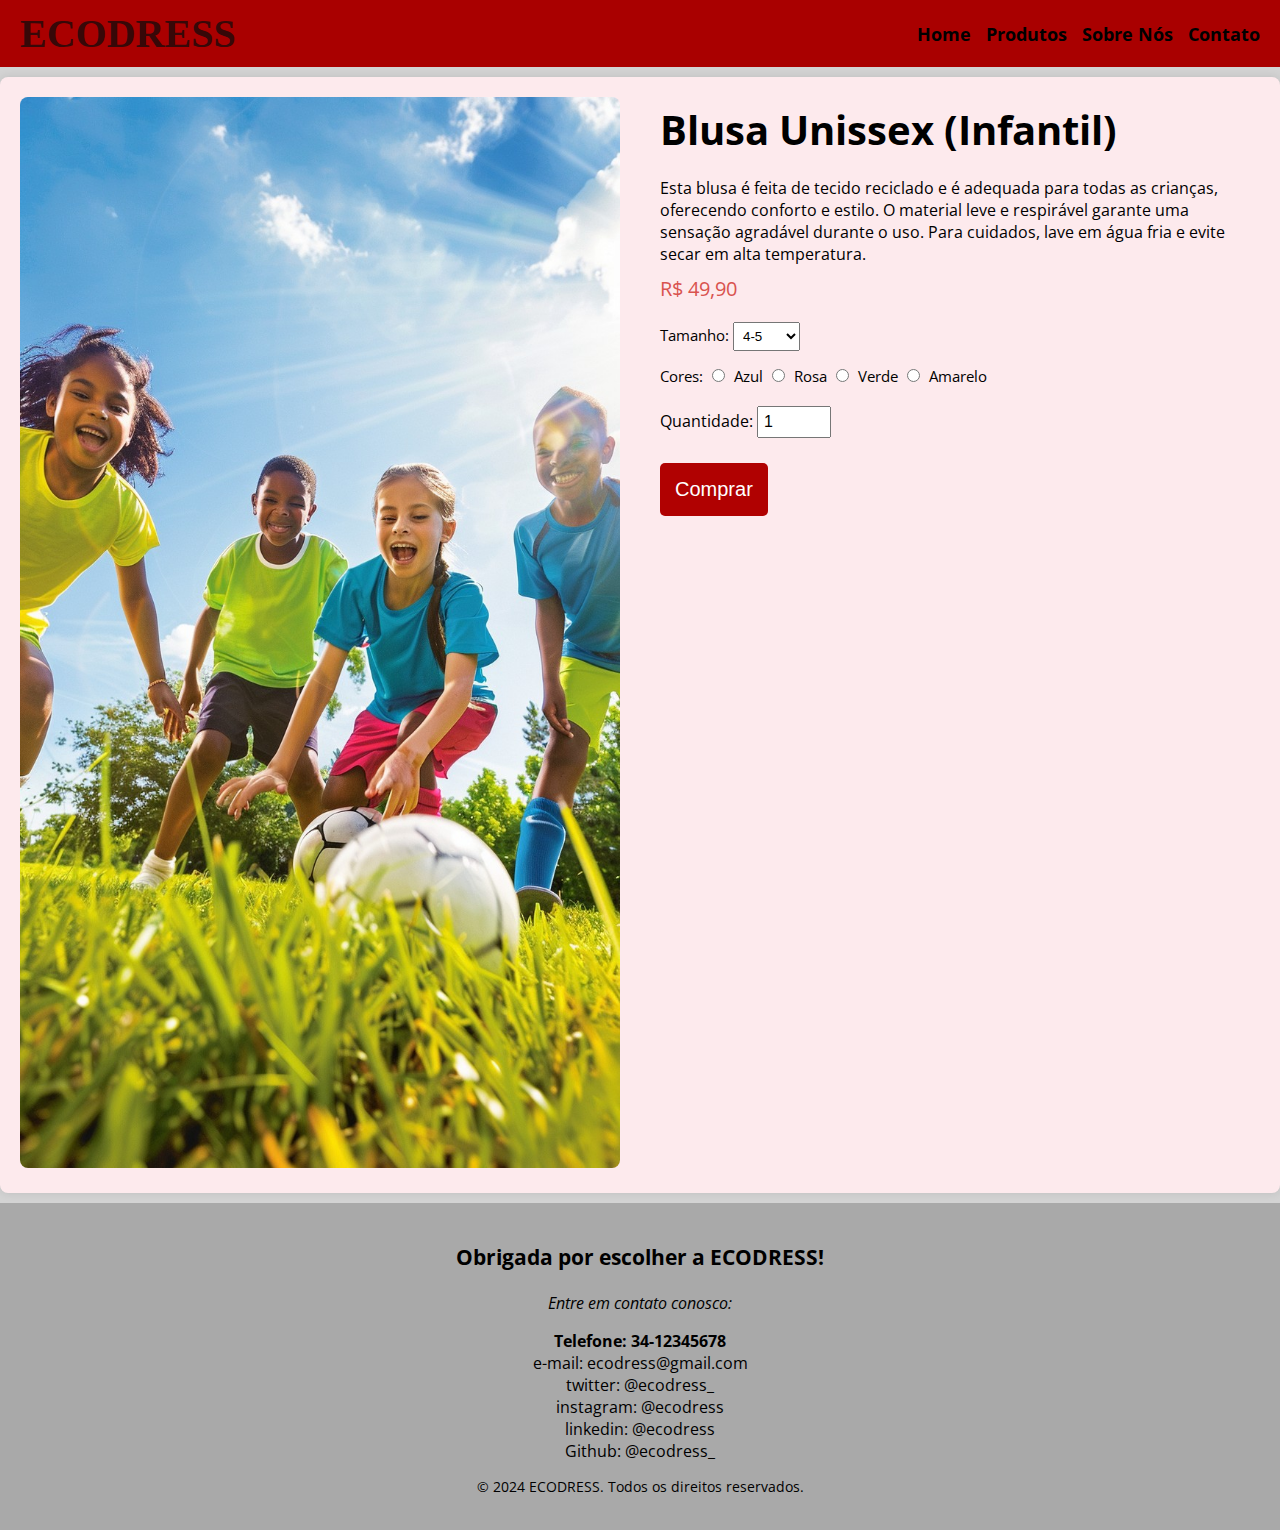
<file: projeto-final/infantil/blusa-unissex.html>
<!DOCTYPE html>
<html lang="pt-br">
<head>
    <meta charset="UTF-8">
    <meta http-equiv="X-UA-Compatible" content="IE=edge">
    <meta name="viewport" content="width=device-width, initial-scale=1.0">
    <link rel="stylesheet" href="/projeto-final/produtos/produtos.css">
    <title>ECODRESS</title>
    <link rel="preconnect" href="https://fonts.googleapis.com">
    <link rel="preconnect" href="https://fonts.gstatic.com" crossorigin>
    <link href="https://fonts.googleapis.com/css2?family=Open+Sans:ital,wght@0,300..800;1,300..800&display=swap" rel="stylesheet">
    
</head>
<body>
        <header>
            <h1 id="logo"><a href="/projeto-final/index.html">ECODRESS</a></h1>
            <nav>
                <!-- menu de navegação --> 
                <div class="nav__lista--container">          
                    <ul>
                        <li><a href="/projeto-final/index.html"> Home </a></li>
                        <li><a href="/projeto-final/index.html"> Produtos </a></li>
                        <li><a href="#sobre-nos"> Sobre Nós </a></li>
                        <li><a href="#contato"> Contato </a></li>
                    </ul>
                </div>
            </nav>
        </header>
        <div class="product-container">
            <div class="product-imagem">
                <img src="/projeto-final/fotos/blusa-infantil.jpg" alt="Blusa Unissex Infantil">
            </div>
            <div class="produtos-detalhes">
                <h1>Blusa Unissex (Infantil)</h1>
                <p class="description">Esta blusa é feita de tecido reciclado e é adequada para todas as crianças, oferecendo conforto e estilo. O material leve e respirável garante uma sensação agradável durante o uso. Para cuidados, lave em água fria e evite secar em alta temperatura.</p>
                <p class="price">R$ 49,90</p>
                <div class="options">
                    <div class="sizes">
                        <label for="size">Tamanho:</label>
                        <select id="size">
                            <option value="a">4-5</option>
                            <option value="b">6-7</option>
                            <option value="c">8-9</option>
                            <option value="d">9-10</option>
                            <option value="e">11-12</option>
                            <option value="f">13-14</option>
                        </select>
                    </div>
                    <div class="colors">
                        <label>Cores:</label>
                        <input type="radio" id="color1" name="color" value="azul">
                        <label for="color1">Azul</label>
                        <input type="radio" id="color2" name="color" value="rosa">
                        <label for="color2">Rosa</label>
                        <input type="radio" id="color3" name="color" value="verde">
                        <label for="color3">Verde</label>
                        <input type="radio" id="color4" name="color" value="amarelo">
                        <label for="color3">Amarelo</label>
                    </div>
                </div>
                
                <div class="quantity">
                    <label for="quantity">Quantidade:</label>
                    <input type="number" id="quantity" name="quantity" min="1" value="1">
                </div>
                
                <button class="buy-button"> <a href="/projeto-final/entrega/entrega.html">Comprar</a></button>
            </div>
        </div> 
        <footer id="contato">
            <div class="contatos-container">
                <p>Obrigada por escolher a ECODRESS!</p>
                <p>Entre em contato conosco:</p>
            </div>
            <div class="contatos">
                <ul>
                    <li>Telefone: 34-12345678</li>
                    <li>e-mail:<a href="mailto:ecodress@gmail.com"> ecodress@gmail.com</a></li>
                    <li>twitter:<a href="https://twitter.com/ecodress_"> @ecodress_</a></li>
                    <li>instagram:<a href="https://instagram.com/ecodress"> @ecodress</a></li>
                    <li>linkedin:<a href="https://linkedin.com/company/ecodress"> @ecodress</a></li>
                    <li>Github:<a href="https://github.com/ecodress_"> @ecodress_</a></li>
                </ul>
            </div>
            <div class="footer__texto--ultimoParagrafo">
                <p>© 2024 ECODRESS. Todos os direitos reservados.</p>
            </div>
        </footer>  
</body>
</html>
</file>
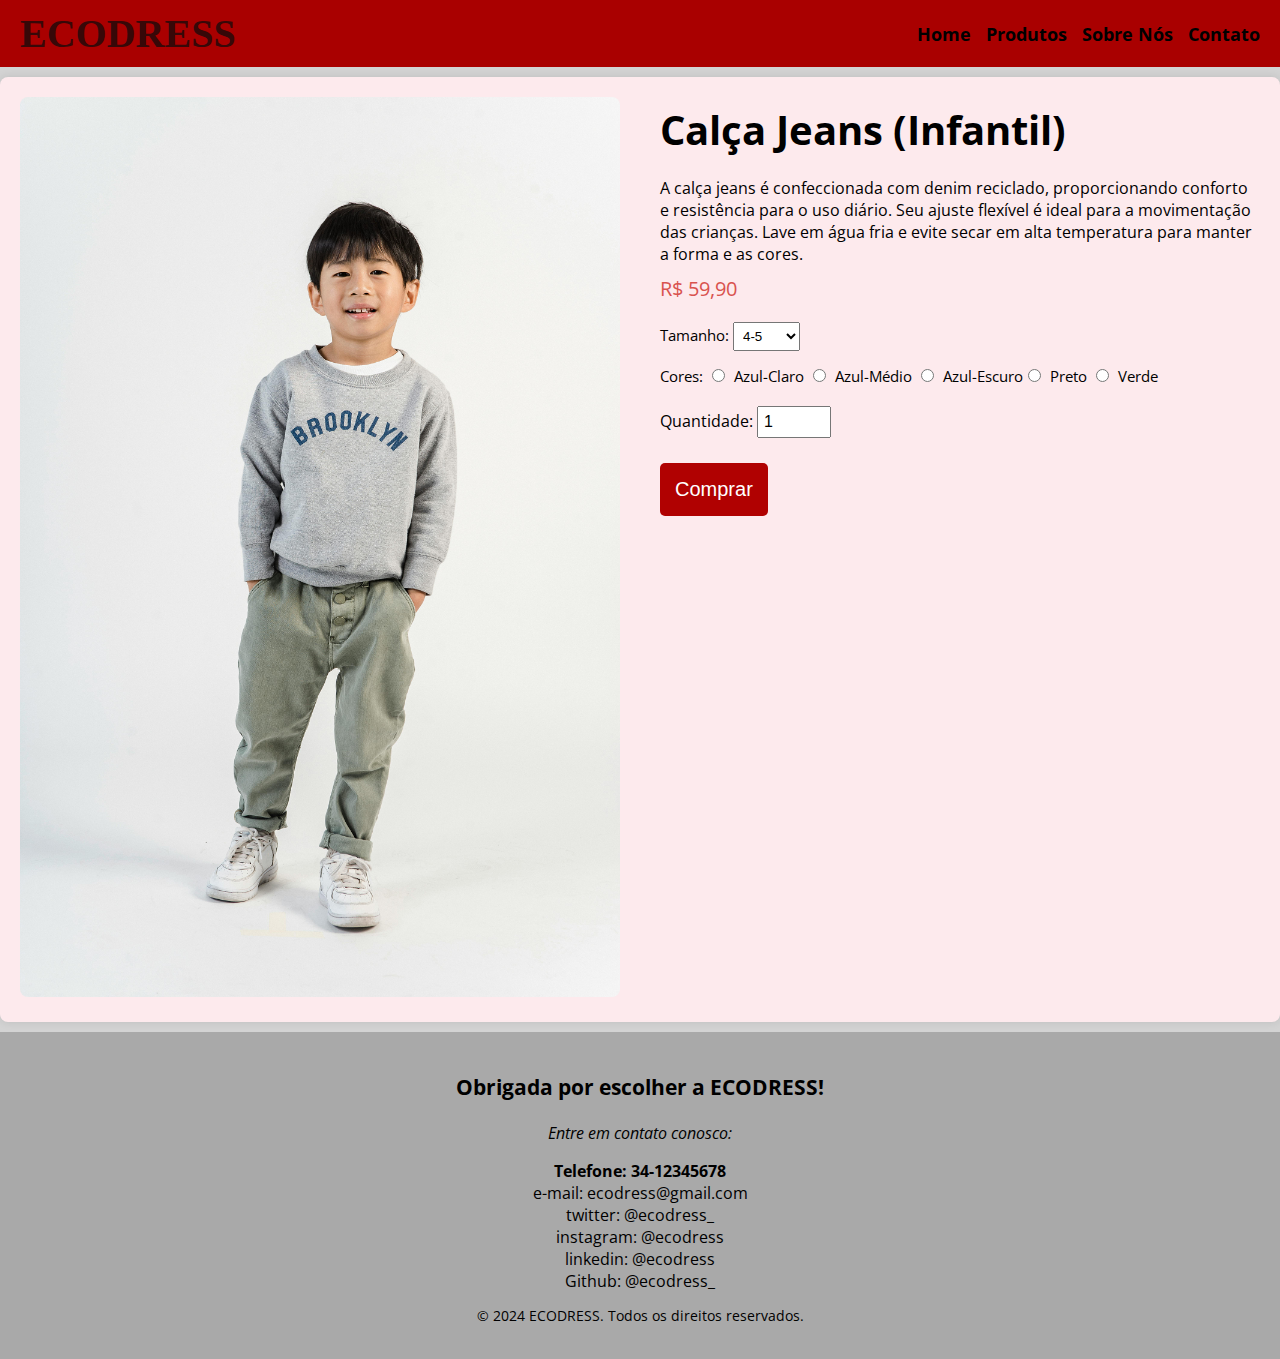
<file: projeto-final/infantil/calça.html>
<!DOCTYPE html>
<html lang="pt-br">
<head>
    <meta charset="UTF-8">
    <meta http-equiv="X-UA-Compatible" content="IE=edge">
    <meta name="viewport" content="width=device-width, initial-scale=1.0">
    <link rel="stylesheet" href="/projeto-final/produtos/produtos.css">
    <title>ECODRESS</title>
    <link rel="preconnect" href="https://fonts.googleapis.com">
    <link rel="preconnect" href="https://fonts.gstatic.com" crossorigin>
    <link href="https://fonts.googleapis.com/css2?family=Open+Sans:ital,wght@0,300..800;1,300..800&display=swap" rel="stylesheet">
    
</head>
<body>
        <header>
            <h1 id="logo"><a href="/projeto-final/index.html">ECODRESS</a></h1>
            <nav>
                <!-- menu de navegação --> 
                <div class="nav__lista--container">          
                    <ul>
                        <li><a href="/projeto-final/index.html"> Home </a></li>
                        <li><a href="/projeto-final/index.html"> Produtos </a></li>
                        <li><a href="#sobre-nos"> Sobre Nós </a></li>
                        <li><a href="#contato"> Contato </a></li>
                    </ul>
                </div>
            </nav>
        </header>
        <div class="product-container">
            <div class="product-imagem">
                <img src="/projeto-final/fotos/calça-jeans-infantil.jpg" alt="calça jeans infantil">
            </div>
            <div class="produtos-detalhes">
                <h1>Calça Jeans (Infantil)</h1>
                <p class="description">A calça jeans é confeccionada com denim reciclado, proporcionando conforto e resistência para o uso diário. Seu ajuste flexível é ideal para a movimentação das crianças. Lave em água fria e evite secar em alta temperatura para manter a forma e as cores.</p>
                <p class="price">R$ 59,90</p>
                <div class="options">
                    <div class="sizes">
                        <label for="size">Tamanho:</label>
                        <select id="size">
                            <option value="a">4-5</option>
                            <option value="b">6-7</option>
                            <option value="c">8-9</option>
                            <option value="d">9-10</option>
                            <option value="e">11-12</option>
                            <option value="f">13-14</option>
                        </select>
                    </div>
                    <div class="colors">
                        <label>Cores:</label>
                        <input type="radio" id="color1" name="color" value="azul1">
                        <label for="color1">Azul-Claro</label>
                        <input type="radio" id="color2" name="color" value="azul2">
                        <label for="color2">Azul-Médio</label>
                        <input type="radio" id="color3" name="color" value="azul3">
                        <label for="color4">Azul-Escuro</label><input type="radio" id="color5" name="color" value="preto">
                        <label for="color2">Preto</label>
                        <input type="radio" id="color6" name="color" value="verde">
                        <label for="color2">Verde</label>
                    </div>
                </div>
                
                <div class="quantity">
                    <label for="quantity">Quantidade:</label>
                    <input type="number" id="quantity" name="quantity" min="1" value="1">
                </div>
                
                <button class="buy-button"> <a href="/projeto-final/entrega/entrega.html">Comprar</a></button>
            </div>
        </div> 
        <footer id="contato">
            <div class="contatos-container">
                <p>Obrigada por escolher a ECODRESS!</p>
                <p>Entre em contato conosco:</p>
            </div>
            <div class="contatos">
                <ul>
                    <li>Telefone: 34-12345678</li>
                    <li>e-mail:<a href="mailto:ecodress@gmail.com"> ecodress@gmail.com</a></li>
                    <li>twitter:<a href="https://twitter.com/ecodress_"> @ecodress_</a></li>
                    <li>instagram:<a href="https://instagram.com/ecodress"> @ecodress</a></li>
                    <li>linkedin:<a href="https://linkedin.com/company/ecodress"> @ecodress</a></li>
                    <li>Github:<a href="https://github.com/ecodress_"> @ecodress_</a></li>
                </ul>
            </div>
            <div class="footer__texto--ultimoParagrafo">
                <p>© 2024 ECODRESS. Todos os direitos reservados.</p>
            </div>
        </footer>  
</body>
</html>
</file>
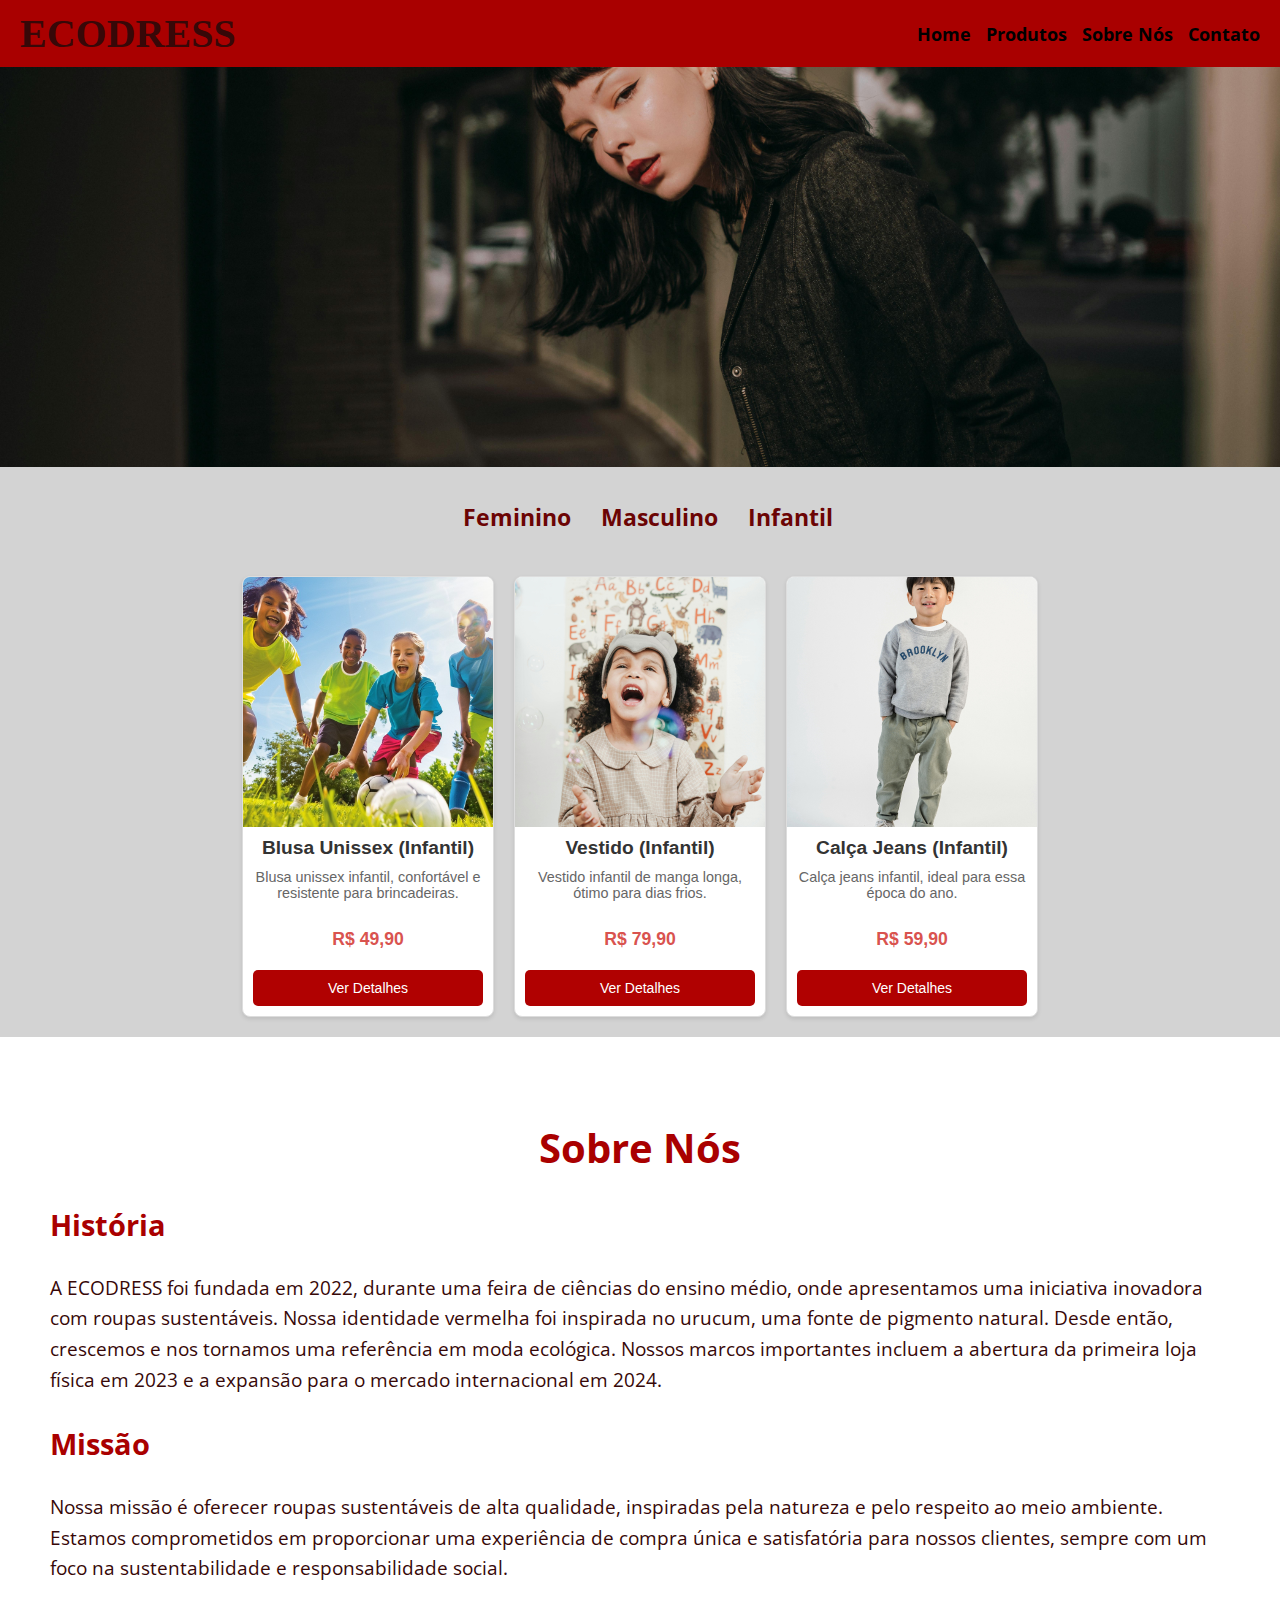
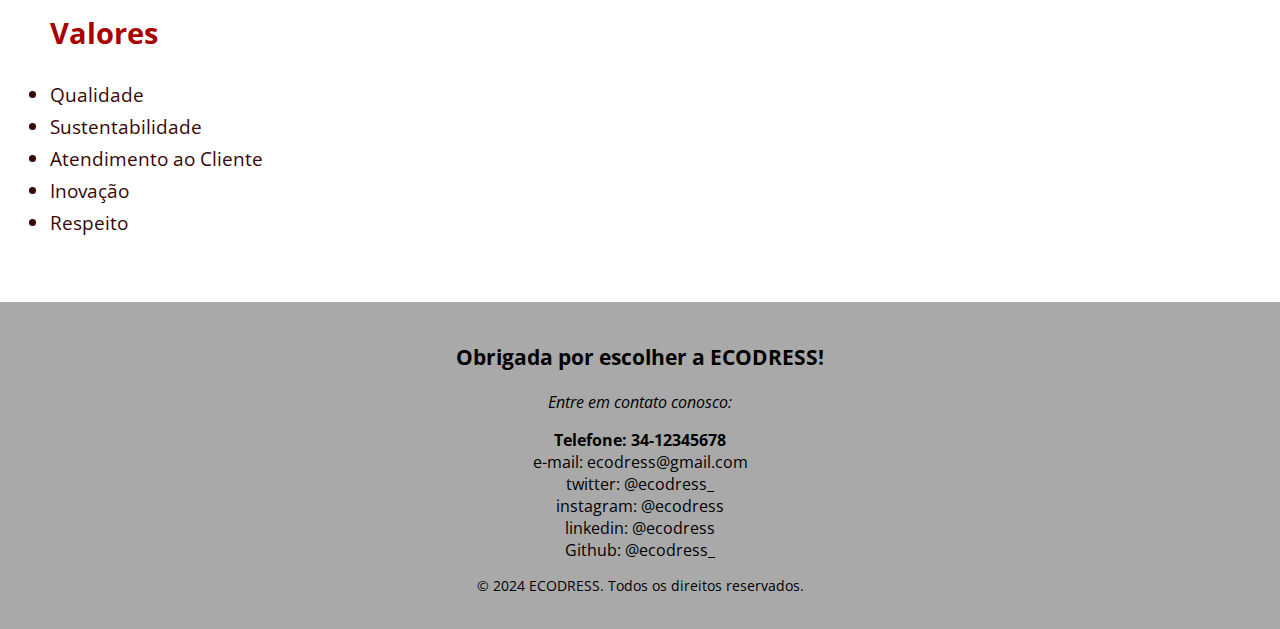
<file: projeto-final/infantil/infantil.html>
<!DOCTYPE html>
<html lang="pt-br">
<head>
    <meta charset="UTF-8">
    <meta http-equiv="X-UA-Compatible" content="IE=edge">
    <meta name="viewport" content="width=device-width, initial-scale=1.0">
    <link rel="stylesheet" href="/projeto-final/projeto-final.css">
    <title>ECODRESS</title>
    <link rel="preconnect" href="https://fonts.googleapis.com">
    <link rel="preconnect" href="https://fonts.gstatic.com" crossorigin>
    <link href="https://fonts.googleapis.com/css2?family=Open+Sans:ital,wght@0,300..800;1,300..800&display=swap" rel="stylesheet">
    
</head>
<body>
        <header>
            <h1 id="logo"><a href="/projeto-final/index.html">ECODRESS</a></h1>
            <nav>
                <!-- menu de navegação --> 
                <div class="nav__lista--container">          
                    <ul>
                        <li><a href="/projeto-final/index.html"> Home </a></li>
                        <li><a href="/projeto-final/index.html"> Produtos </a></li>
                        <li><a href="#sobre-nos"> Sobre Nós </a></li>
                        <li><a href="#contato"> Contato </a></li>
                    </ul>
                </div>
            </nav>
        </header>
        <main>
            <!-- banner principal -->
            <div class="banner-principal">
                <img src="/projeto-final/fotos/pexels-kyle-miller-169884138-23842679.jpg" alt="banner principal do ecodress">
                <div class="banner-conteudo">
                    <h2>Confira nossa nova coleção inverno-outono 2024!</h2>
                    <button><a href="#produtos">Saiba Mais</a></button>
                </div>          
            </div>
            
            <br><br>
            <div class="categorias">
                <ul>
                    <li><a href="feminino/feminino.html"> Feminino </a></li>
                    <li><a href="masculino/masculino.html"> Masculino </a></li>
                    <li><a href="infantil/infantil.html"> Infantil </a></li>
                </ul>
            </div>
            <section class="produtos" id="produtos">
                <!-- produtos femininos -->
               <!-- produtos infantis -->
               <div class="produtos_infantis">
                <div class="card">
                    <img src="/projeto-final/fotos/blusa-infantil.jpg" alt="crianças jogando futebol com blusas coloridas">
                    <h3>Blusa Unissex (Infantil)</h3> 
                    <p class="descricao">Blusa unissex infantil, confortável e resistente para brincadeiras.</p>
                    <p class="preco">R$ 49,90</p>
                    <button><a href="/projeto-final/infantil/blusa-unissex.html">Ver Detalhes</a></button>
                </div>
                <div class="card">
                    <img src="/projeto-final/fotos/vestido-infantil.jpg" alt="menina com um vestido de manga longa">
                    <h3>Vestido (Infantil)</h3>
                    <p class="descricao">Vestido infantil de manga longa, ótimo para dias frios.</p>
                    <p class="preco">R$ 79,90</p>
                    <button><a href="/projeto-final/infantil/vestido.html">Ver Detalhes</a></button>
                </div>
                <div class="card">
                    <img src="/projeto-final/fotos/calça-jeans-infantil.jpg" alt="menino com uma calça jeans e moletom">
                    <h3>Calça Jeans (Infantil)</h3>
                    <p class="descricao">Calça jeans infantil, ideal para essa época do ano.</p>
                    <p class="preco">R$ 59,90</p>
                    <button><a href="/projeto-final/infantil/calça.html">Ver Detalhes</a></button>
                </div>
            </div>
        </section>
            <section class="sobre-nos" id="sobre-nos">
                <h2>Sobre Nós</h2>
                <div class="historia">
                    <h3>História</h3>
                    <p>A ECODRESS foi fundada em 2022, durante uma feira de ciências do ensino médio, onde apresentamos uma iniciativa inovadora com roupas sustentáveis. Nossa identidade vermelha foi inspirada no urucum, uma fonte de pigmento natural. Desde então, crescemos e nos tornamos uma referência em moda ecológica. Nossos marcos importantes incluem a abertura da primeira loja física em 2023 e a expansão para o mercado internacional em 2024.</p>
                </div>
                <div class="missao">
                    <h3>Missão</h3>
                    <p>Nossa missão é oferecer roupas sustentáveis de alta qualidade, inspiradas pela natureza e pelo respeito ao meio ambiente. Estamos comprometidos em proporcionar uma experiência de compra única e satisfatória para nossos clientes, sempre com um foco na sustentabilidade e responsabilidade social.</p>
                </div>
                <div class="valores">
                    <h3>Valores</h3>
                    <ul>
                        <li>Qualidade</li>
                        <li>Sustentabilidade</li>
                        <li>Atendimento ao Cliente</li>
                        <li>Inovação</li>
                        <li>Respeito</li>
                    </ul>
                </div>
            </section>
        </main>
        <footer id="contato">
            <div class="contatos-container">
                <p>Obrigada por escolher a ECODRESS!</p>
                <p>Entre em contato conosco:</p>
            </div>
            <div class="contatos">
                <ul>
                    <li>Telefone: 34-12345678</li>
                    <li>e-mail:<a href="mailto:ecodress@gmail.com"> ecodress@gmail.com</a></li>
                    <li>twitter:<a href="https://twitter.com/ecodress_"> @ecodress_</a></li>
                    <li>instagram:<a href="https://instagram.com/ecodress"> @ecodress</a></li>
                    <li>linkedin:<a href="https://linkedin.com/company/ecodress"> @ecodress</a></li>
                    <li>Github:<a href="https://github.com/ecodress_"> @ecodress_</a></li>
                </ul>
            </div>
            <div class="footer__texto--ultimoParagrafo">
                <p>© 2024 ECODRESS. Todos os direitos reservados.</p>
            </div>
        </footer>  
</body>
</html>
</file>
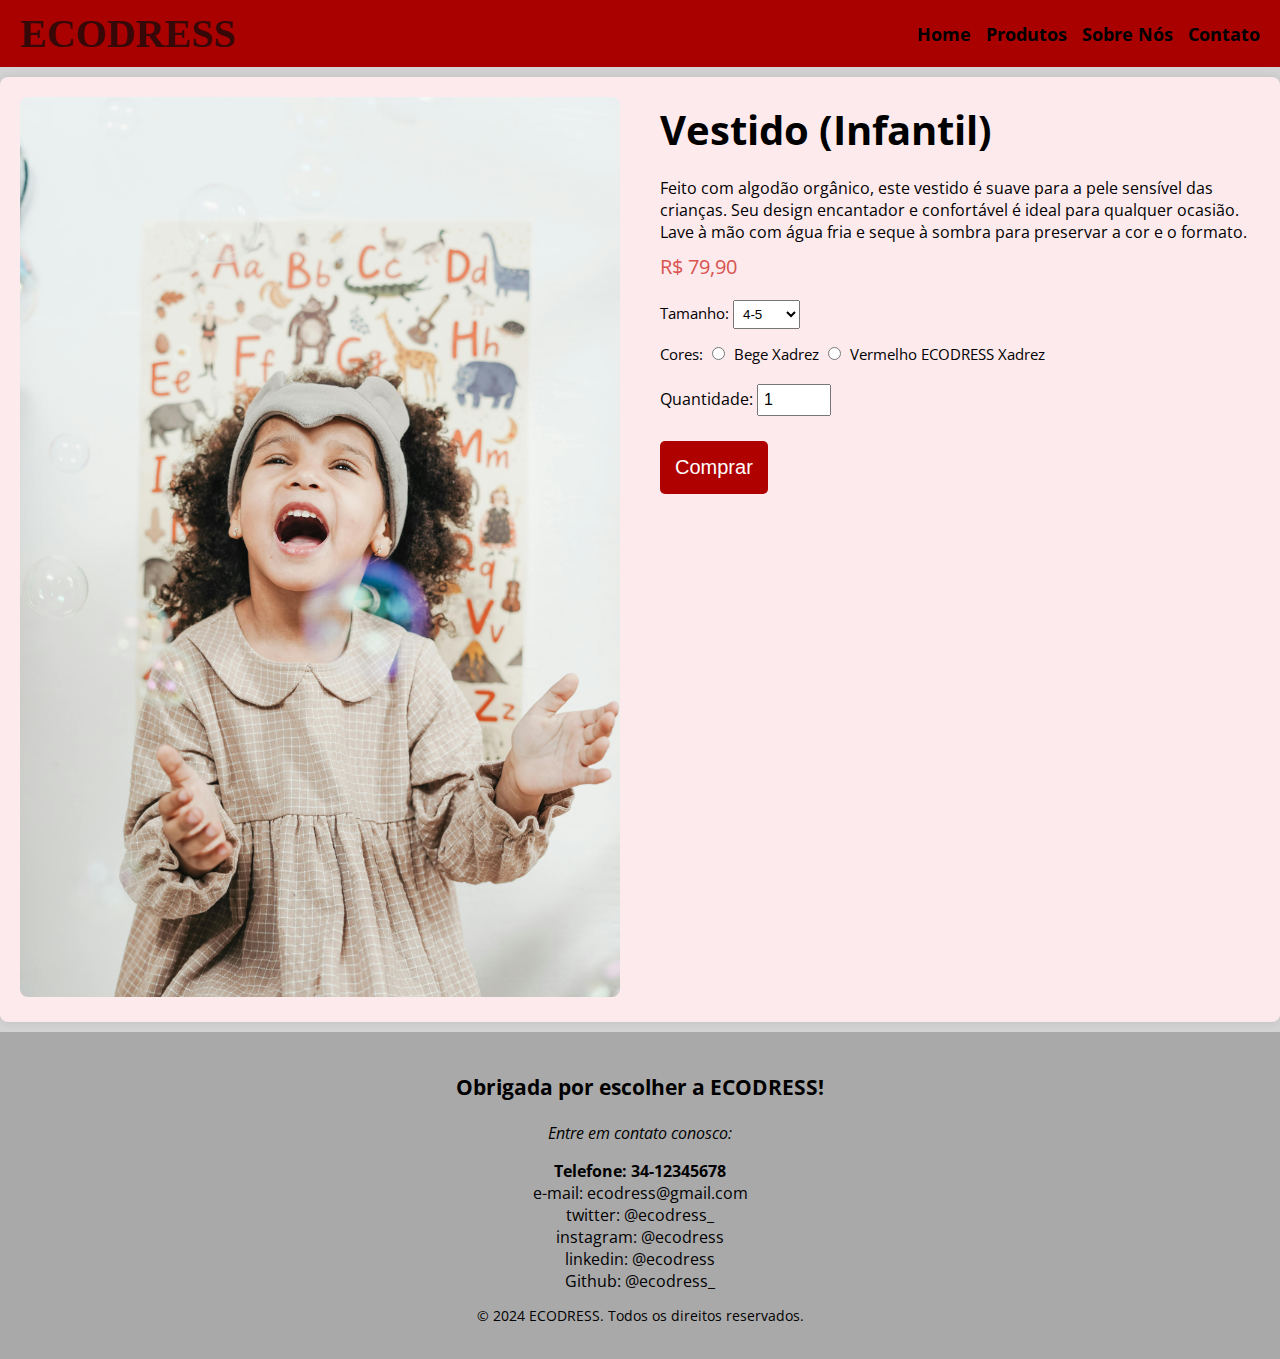
<file: projeto-final/infantil/vestido.html>
<!DOCTYPE html>
<html lang="pt-br">
<head>
    <meta charset="UTF-8">
    <meta http-equiv="X-UA-Compatible" content="IE=edge">
    <meta name="viewport" content="width=device-width, initial-scale=1.0">
    <link rel="stylesheet" href="/projeto-final/produtos/produtos.css">
    <title>ECODRESS</title>
    <link rel="preconnect" href="https://fonts.googleapis.com">
    <link rel="preconnect" href="https://fonts.gstatic.com" crossorigin>
    <link href="https://fonts.googleapis.com/css2?family=Open+Sans:ital,wght@0,300..800;1,300..800&display=swap" rel="stylesheet">
    
</head>
<body>
        <header>
            <h1 id="logo"><a href="/projeto-final/index.html">ECODRESS</a></h1>
            <nav>
                <!-- menu de navegação --> 
                <div class="nav__lista--container">          
                    <ul>
                        <li><a href="/projeto-final/index.html"> Home </a></li>
                        <li><a href="/projeto-final/index.html"> Produtos </a></li>
                        <li><a href="#sobre-nos"> Sobre Nós </a></li>
                        <li><a href="#contato"> Contato </a></li>
                    </ul>
                </div>
            </nav>
        </header>
        <div class="product-container">
            <div class="product-imagem">
                <img src="/projeto-final/fotos/vestido-infantil.jpg" alt="Vestido Infantil">
            </div>
            <div class="produtos-detalhes">
                <h1>Vestido (Infantil)</h1>
                <p class="description">Feito com algodão orgânico, este vestido é suave para a pele sensível das crianças. Seu design encantador e confortável é ideal para qualquer ocasião. Lave à mão com água fria e seque à sombra para preservar a cor e o formato.</p>
                <p class="price">R$ 79,90</p>
                <div class="options">
                    <div class="sizes">
                        <label for="size">Tamanho:</label>
                        <select id="size">
                            <option value="a">4-5</option>
                            <option value="b">6-7</option>
                            <option value="c">8-9</option>
                            <option value="d">9-10</option>
                            <option value="e">11-12</option>
                            <option value="f">13-14</option>
                        </select>
                    </div>
                    <div class="colors">
                        <label>Cores:</label>
                        <input type="radio" id="color1" name="color" value="bege">
                        <label for="color1">Bege Xadrez</label>
                        <input type="radio" id="color2" name="color" value="vermelho">
                        <label for="color2">Vermelho ECODRESS Xadrez</label>
                    </div>
                </div>
                
                <div class="quantity">
                    <label for="quantity">Quantidade:</label>
                    <input type="number" id="quantity" name="quantity" min="1" value="1">
                </div>
                
                <button class="buy-button"> <a href="/projeto-final/entrega/entrega.html">Comprar</a></button>
            </div>
        </div> 
        <footer id="contato">
            <div class="contatos-container">
                <p>Obrigada por escolher a ECODRESS!</p>
                <p>Entre em contato conosco:</p>
            </div>
            <div class="contatos">
                <ul>
                    <li>Telefone: 34-12345678</li>
                    <li>e-mail:<a href="mailto:ecodress@gmail.com"> ecodress@gmail.com</a></li>
                    <li>twitter:<a href="https://twitter.com/ecodress_"> @ecodress_</a></li>
                    <li>instagram:<a href="https://instagram.com/ecodress"> @ecodress</a></li>
                    <li>linkedin:<a href="https://linkedin.com/company/ecodress"> @ecodress</a></li>
                    <li>Github:<a href="https://github.com/ecodress_"> @ecodress_</a></li>
                </ul>
            </div>
            <div class="footer__texto--ultimoParagrafo">
                <p>© 2024 ECODRESS. Todos os direitos reservados.</p>
            </div>
        </footer>  
</body>
</html>
</file>
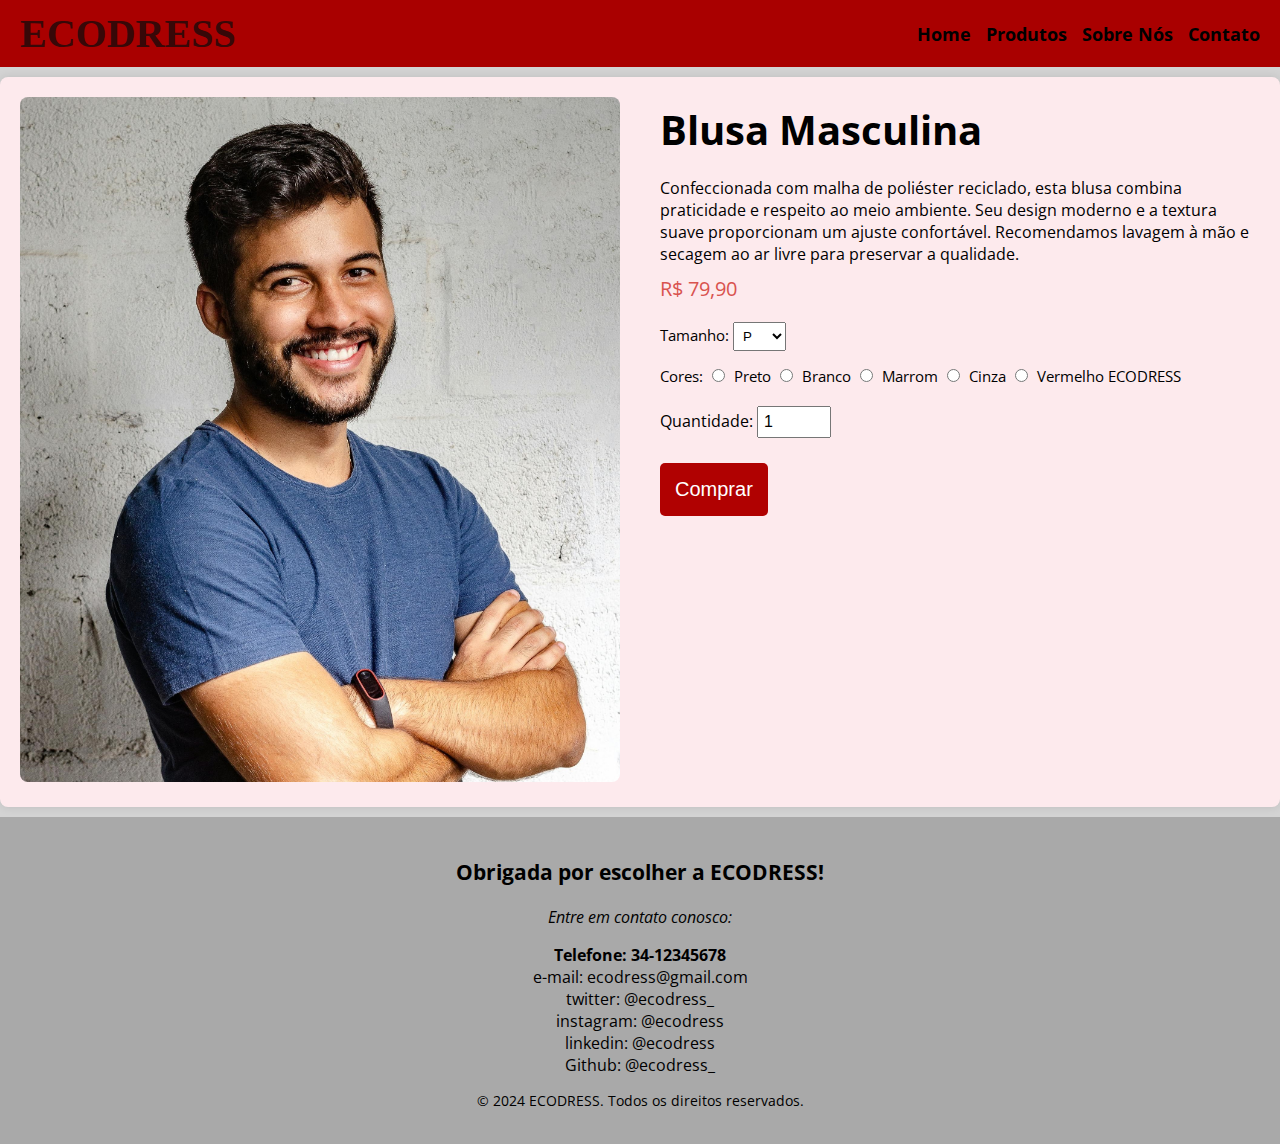
<file: projeto-final/masculino/blusa.html>
<!DOCTYPE html>
<html lang="pt-br">
<head>
    <meta charset="UTF-8">
    <meta http-equiv="X-UA-Compatible" content="IE=edge">
    <meta name="viewport" content="width=device-width, initial-scale=1.0">
    <link rel="stylesheet" href="/projeto-final/produtos/produtos.css">
    <title>ECODRESS</title>
    <link rel="preconnect" href="https://fonts.googleapis.com">
    <link rel="preconnect" href="https://fonts.gstatic.com" crossorigin>
    <link href="https://fonts.googleapis.com/css2?family=Open+Sans:ital,wght@0,300..800;1,300..800&display=swap" rel="stylesheet">
    
</head>
<body>
        <header>
            <h1 id="logo"><a href="/projeto-final/index.html">ECODRESS</a></h1>
            <nav>
                <!-- menu de navegação --> 
                <div class="nav__lista--container">          
                    <ul>
                        <li><a href="/projeto-final/index.html"> Home </a></li>
                        <li><a href="/projeto-final/index.html"> Produtos </a></li>
                        <li><a href="#sobre-nos"> Sobre Nós </a></li>
                        <li><a href="#contato"> Contato </a></li>
                    </ul>
                </div>
            </nav>
        </header>
        <div class="product-container">
            <div class="product-imagem">
                <img src="/projeto-final/fotos/blusa_masculina.jpg" alt="Blusa Masculina">
            </div>
            <div class="produtos-detalhes">
                <h1>Blusa Masculina</h1>
                <p class="description">Confeccionada com malha de poliéster reciclado, esta blusa combina praticidade e respeito ao meio ambiente. Seu design moderno e a textura suave proporcionam um ajuste confortável. Recomendamos lavagem à mão e secagem ao ar livre para preservar a qualidade.</p>
                <p class="price">R$ 79,90</p>
                <div class="options">
                    <div class="sizes">
                        <label for="size">Tamanho:</label>
                        <select id="size">
                            <option value="p">P</option>
                            <option value="m">M</option>
                            <option value="g">G</option>
                            <option value="gg">GG</option>
                        </select>
                    </div>
                    <div class="colors">
                        <label>Cores:</label>
                        <input type="radio" id="color1" name="color" value="preto">
                        <label for="color1">Preto</label>
                        <input type="radio" id="color2" name="color" value="branco">
                        <label for="color2">Branco</label>
                        <input type="radio" id="color3" name="color" value="azul">
                        <label for="color3">Marrom</label>
                        <input type="radio" id="color4" name="color" value="cinza">
                        <label for="color3">Cinza</label>
                        <input type="radio" id="color5" name="color" value="azul">
                        <label for="color5">Vermelho ECODRESS</label>
                    </div>
                </div>
                
                <div class="quantity">
                    <label for="quantity">Quantidade:</label>
                    <input type="number" id="quantity" name="quantity" min="1" value="1">
                </div>
                
                <button class="buy-button"> <a href="/projeto-final/entrega/entrega.html">Comprar</a></button>
            </div>
        </div> 
        <footer id="contato">
            <div class="contatos-container">
                <p>Obrigada por escolher a ECODRESS!</p>
                <p>Entre em contato conosco:</p>
            </div>
            <div class="contatos">
                <ul>
                    <li>Telefone: 34-12345678</li>
                    <li>e-mail:<a href="mailto:ecodress@gmail.com"> ecodress@gmail.com</a></li>
                    <li>twitter:<a href="https://twitter.com/ecodress_"> @ecodress_</a></li>
                    <li>instagram:<a href="https://instagram.com/ecodress"> @ecodress</a></li>
                    <li>linkedin:<a href="https://linkedin.com/company/ecodress"> @ecodress</a></li>
                    <li>Github:<a href="https://github.com/ecodress_"> @ecodress_</a></li>
                </ul>
            </div>
            <div class="footer__texto--ultimoParagrafo">
                <p>© 2024 ECODRESS. Todos os direitos reservados.</p>
            </div>
        </footer>  
</body>
</html>
</file>
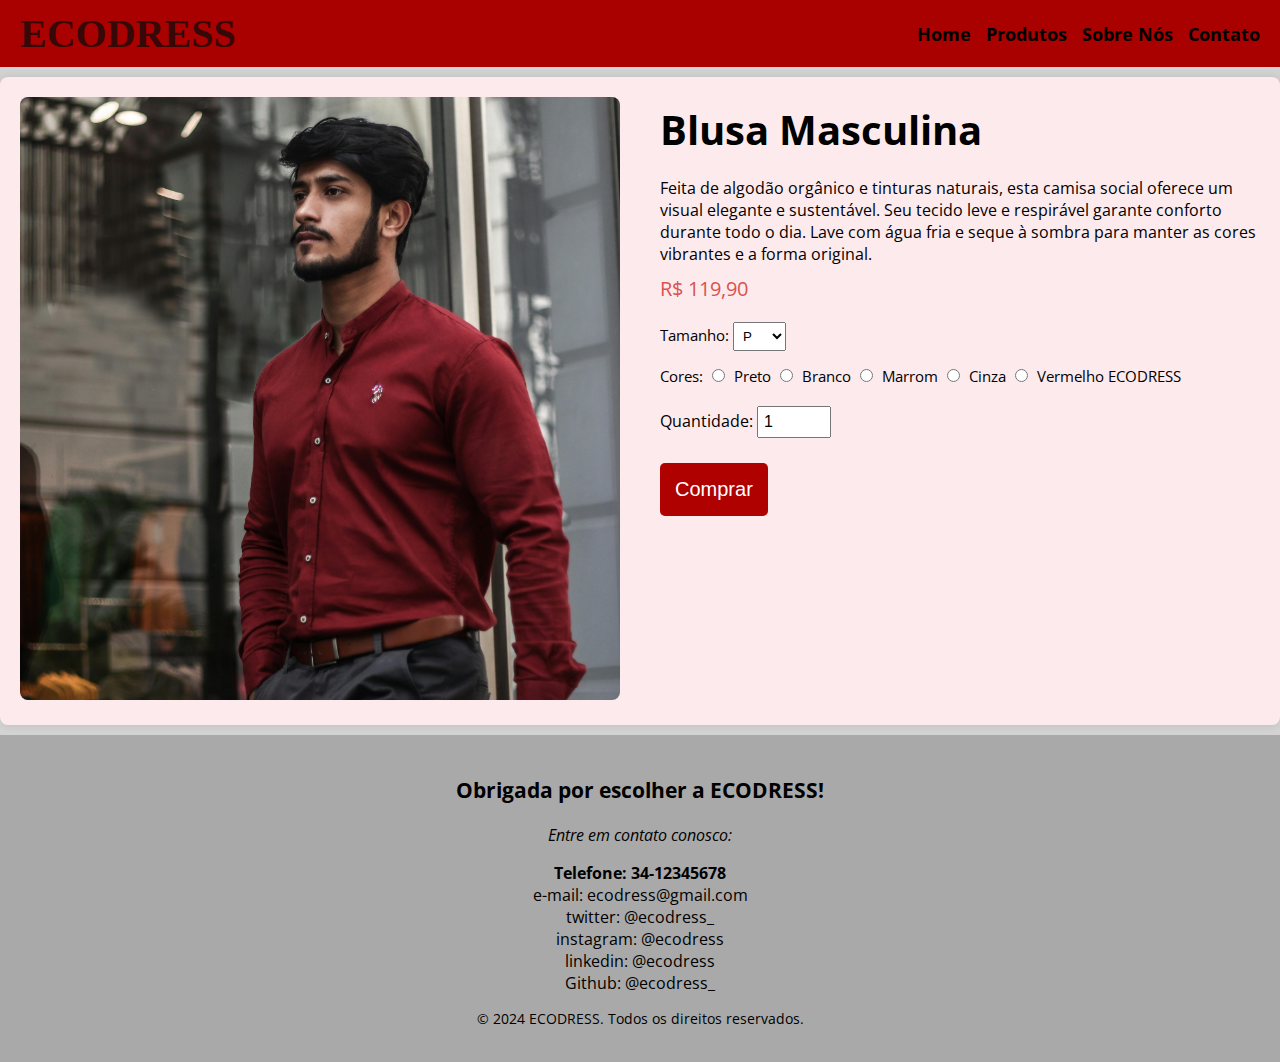
<file: projeto-final/masculino/camisa_social.html>
<!DOCTYPE html>
<html lang="pt-br">
<head>
    <meta charset="UTF-8">
    <meta http-equiv="X-UA-Compatible" content="IE=edge">
    <meta name="viewport" content="width=device-width, initial-scale=1.0">
    <link rel="stylesheet" href="/projeto-final/produtos/produtos.css">
    <title>ECODRESS</title>
    <link rel="preconnect" href="https://fonts.googleapis.com">
    <link rel="preconnect" href="https://fonts.gstatic.com" crossorigin>
    <link href="https://fonts.googleapis.com/css2?family=Open+Sans:ital,wght@0,300..800;1,300..800&display=swap" rel="stylesheet">
    
</head>
<body>
        <header>
            <h1 id="logo"><a href="/projeto-final/index.html">ECODRESS</a></h1>
            <nav>
                <!-- menu de navegação --> 
                <div class="nav__lista--container">          
                    <ul>
                        <li><a href="/projeto-final/index.html"> Home </a></li>
                        <li><a href="/projeto-final/index.html"> Produtos </a></li>
                        <li><a href="#sobre-nos"> Sobre Nós </a></li>
                        <li><a href="#contato"> Contato </a></li>
                    </ul>
                </div>
            </nav>
        </header>
        <div class="product-container">
            <div class="product-imagem">
                <img src="/projeto-final/fotos/camisa-social-masculina.jpg" alt="Camisa Social Masculina">
            </div>
            <div class="produtos-detalhes">
                <h1>Blusa Masculina</h1>
                <p class="description">Feita de algodão orgânico e tinturas naturais, esta camisa social oferece um visual elegante e sustentável. Seu tecido leve e respirável garante conforto durante todo o dia. Lave com água fria e seque à sombra para manter as cores vibrantes e a forma original.</p>
                <p class="price">R$ 119,90</p>
                <div class="options">
                    <div class="sizes">
                        <label for="size">Tamanho:</label>
                        <select id="size">
                            <option value="p">P</option>
                            <option value="m">M</option>
                            <option value="g">G</option>
                            <option value="gg">GG</option>
                        </select>
                    </div>
                    <div class="colors">
                        <label>Cores:</label>
                        <input type="radio" id="color1" name="color" value="preto">
                        <label for="color1">Preto</label>
                        <input type="radio" id="color2" name="color" value="branco">
                        <label for="color2">Branco</label>
                        <input type="radio" id="color3" name="color" value="azul">
                        <label for="color3">Marrom</label>
                        <input type="radio" id="color4" name="color" value="cinza">
                        <label for="color3">Cinza</label>
                        <input type="radio" id="color5" name="color" value="azul">
                        <label for="color5">Vermelho ECODRESS</label>
                    </div>
                </div>
                
                <div class="quantity">
                    <label for="quantity">Quantidade:</label>
                    <input type="number" id="quantity" name="quantity" min="1" value="1">
                </div>
                
                <button class="buy-button"> <a href="/projeto-final/entrega/entrega.html">Comprar</a></button>
            </div>
        </div> 
        <footer id="contato">
            <div class="contatos-container">
                <p>Obrigada por escolher a ECODRESS!</p>
                <p>Entre em contato conosco:</p>
            </div>
            <div class="contatos">
                <ul>
                    <li>Telefone: 34-12345678</li>
                    <li>e-mail:<a href="mailto:ecodress@gmail.com"> ecodress@gmail.com</a></li>
                    <li>twitter:<a href="https://twitter.com/ecodress_"> @ecodress_</a></li>
                    <li>instagram:<a href="https://instagram.com/ecodress"> @ecodress</a></li>
                    <li>linkedin:<a href="https://linkedin.com/company/ecodress"> @ecodress</a></li>
                    <li>Github:<a href="https://github.com/ecodress_"> @ecodress_</a></li>
                </ul>
            </div>
            <div class="footer__texto--ultimoParagrafo">
                <p>© 2024 ECODRESS. Todos os direitos reservados.</p>
            </div>
        </footer>  
</body>
</html>
</file>
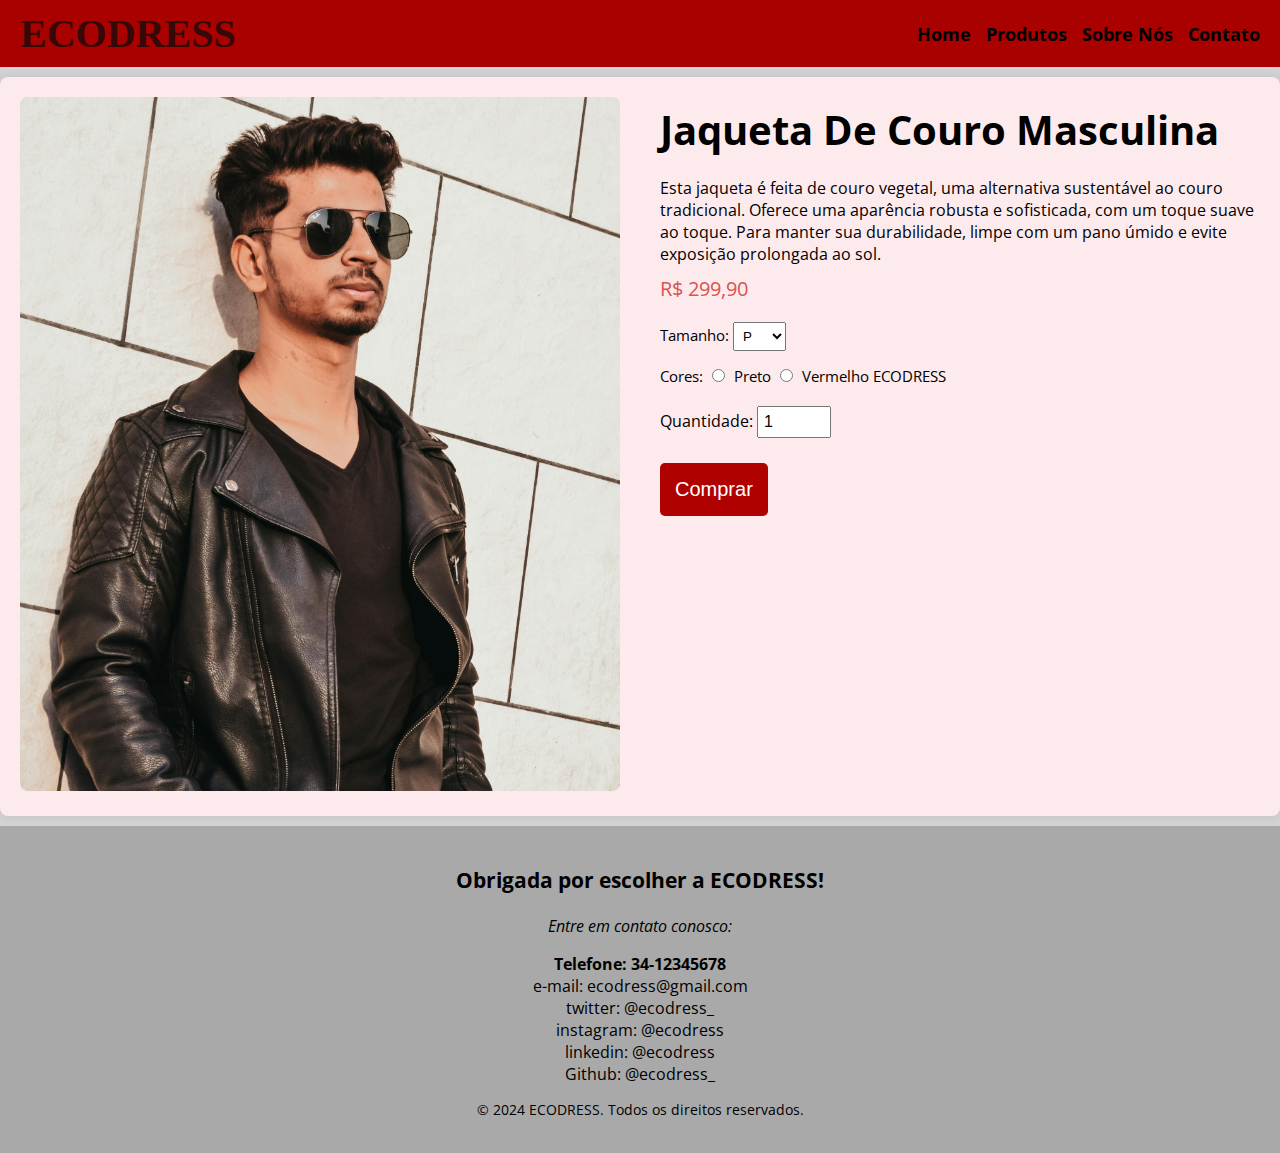
<file: projeto-final/masculino/jaqueta_couro.html>
<!DOCTYPE html>
<html lang="pt-br">
<head>
    <meta charset="UTF-8">
    <meta http-equiv="X-UA-Compatible" content="IE=edge">
    <meta name="viewport" content="width=device-width, initial-scale=1.0">
    <link rel="stylesheet" href="/projeto-final/produtos/produtos.css">
    <title>ECODRESS</title>
    <link rel="preconnect" href="https://fonts.googleapis.com">
    <link rel="preconnect" href="https://fonts.gstatic.com" crossorigin>
    <link href="https://fonts.googleapis.com/css2?family=Open+Sans:ital,wght@0,300..800;1,300..800&display=swap" rel="stylesheet">
    
</head>
<body>
        <header>
            <h1 id="logo"><a href="/projeto-final/index.html">ECODRESS</a></h1>
            <nav>
                <!-- menu de navegação --> 
                <div class="nav__lista--container">          
                    <ul>
                        <li><a href="/projeto-final/index.html"> Home </a></li>
                        <li><a href="/projeto-final/index.html"> Produtos </a></li>
                        <li><a href="#sobre-nos"> Sobre Nós </a></li>
                        <li><a href="#contato"> Contato </a></li>
                    </ul>
                </div>
            </nav>
        </header>
        <div class="product-container">
            <div class="product-imagem">
                <img src="/projeto-final/fotos/jaqueta-de-couro-vegetal.jpg" alt="Jaqueta de couro">
            </div>
            <div class="produtos-detalhes">
                <h1>Jaqueta De Couro Masculina</h1>
                <p class="description">Esta jaqueta é feita de couro vegetal, uma alternativa sustentável ao couro tradicional. Oferece uma aparência robusta e sofisticada, com um toque suave ao toque. Para manter sua durabilidade, limpe com um pano úmido e evite exposição prolongada ao sol.</p>
                <p class="price">R$ 299,90</p>
                <div class="options">
                    <div class="sizes">
                        <label for="size">Tamanho:</label>
                        <select id="size">
                            <option value="p">P</option>
                            <option value="m">M</option>
                            <option value="g">G</option>
                            <option value="gg">GG</option>
                        </select>
                    </div>
                    <div class="colors">
                        <label>Cores:</label>
                        <input type="radio" id="color1" name="color" value="preto">
                        <label for="color1">Preto</label>
                        <input type="radio" id="color2" name="color" value="branco">
                        <label for="color2">Vermelho ECODRESS</label>
                    </div>
                </div>
                
                <div class="quantity">
                    <label for="quantity">Quantidade:</label>
                    <input type="number" id="quantity" name="quantity" min="1" value="1">
                </div>
                
                <button class="buy-button"> <a href="/projeto-final/entrega/entrega.html">Comprar</a></button>
            </div>
        </div> 
        <footer id="contato">
            <div class="contatos-container">
                <p>Obrigada por escolher a ECODRESS!</p>
                <p>Entre em contato conosco:</p>
            </div>
            <div class="contatos">
                <ul>
                    <li>Telefone: 34-12345678</li>
                    <li>e-mail:<a href="mailto:ecodress@gmail.com"> ecodress@gmail.com</a></li>
                    <li>twitter:<a href="https://twitter.com/ecodress_"> @ecodress_</a></li>
                    <li>instagram:<a href="https://instagram.com/ecodress"> @ecodress</a></li>
                    <li>linkedin:<a href="https://linkedin.com/company/ecodress"> @ecodress</a></li>
                    <li>Github:<a href="https://github.com/ecodress_"> @ecodress_</a></li>
                </ul>
            </div>
            <div class="footer__texto--ultimoParagrafo">
                <p>© 2024 ECODRESS. Todos os direitos reservados.</p>
            </div>
        </footer>  
</body>
</html>
</file>
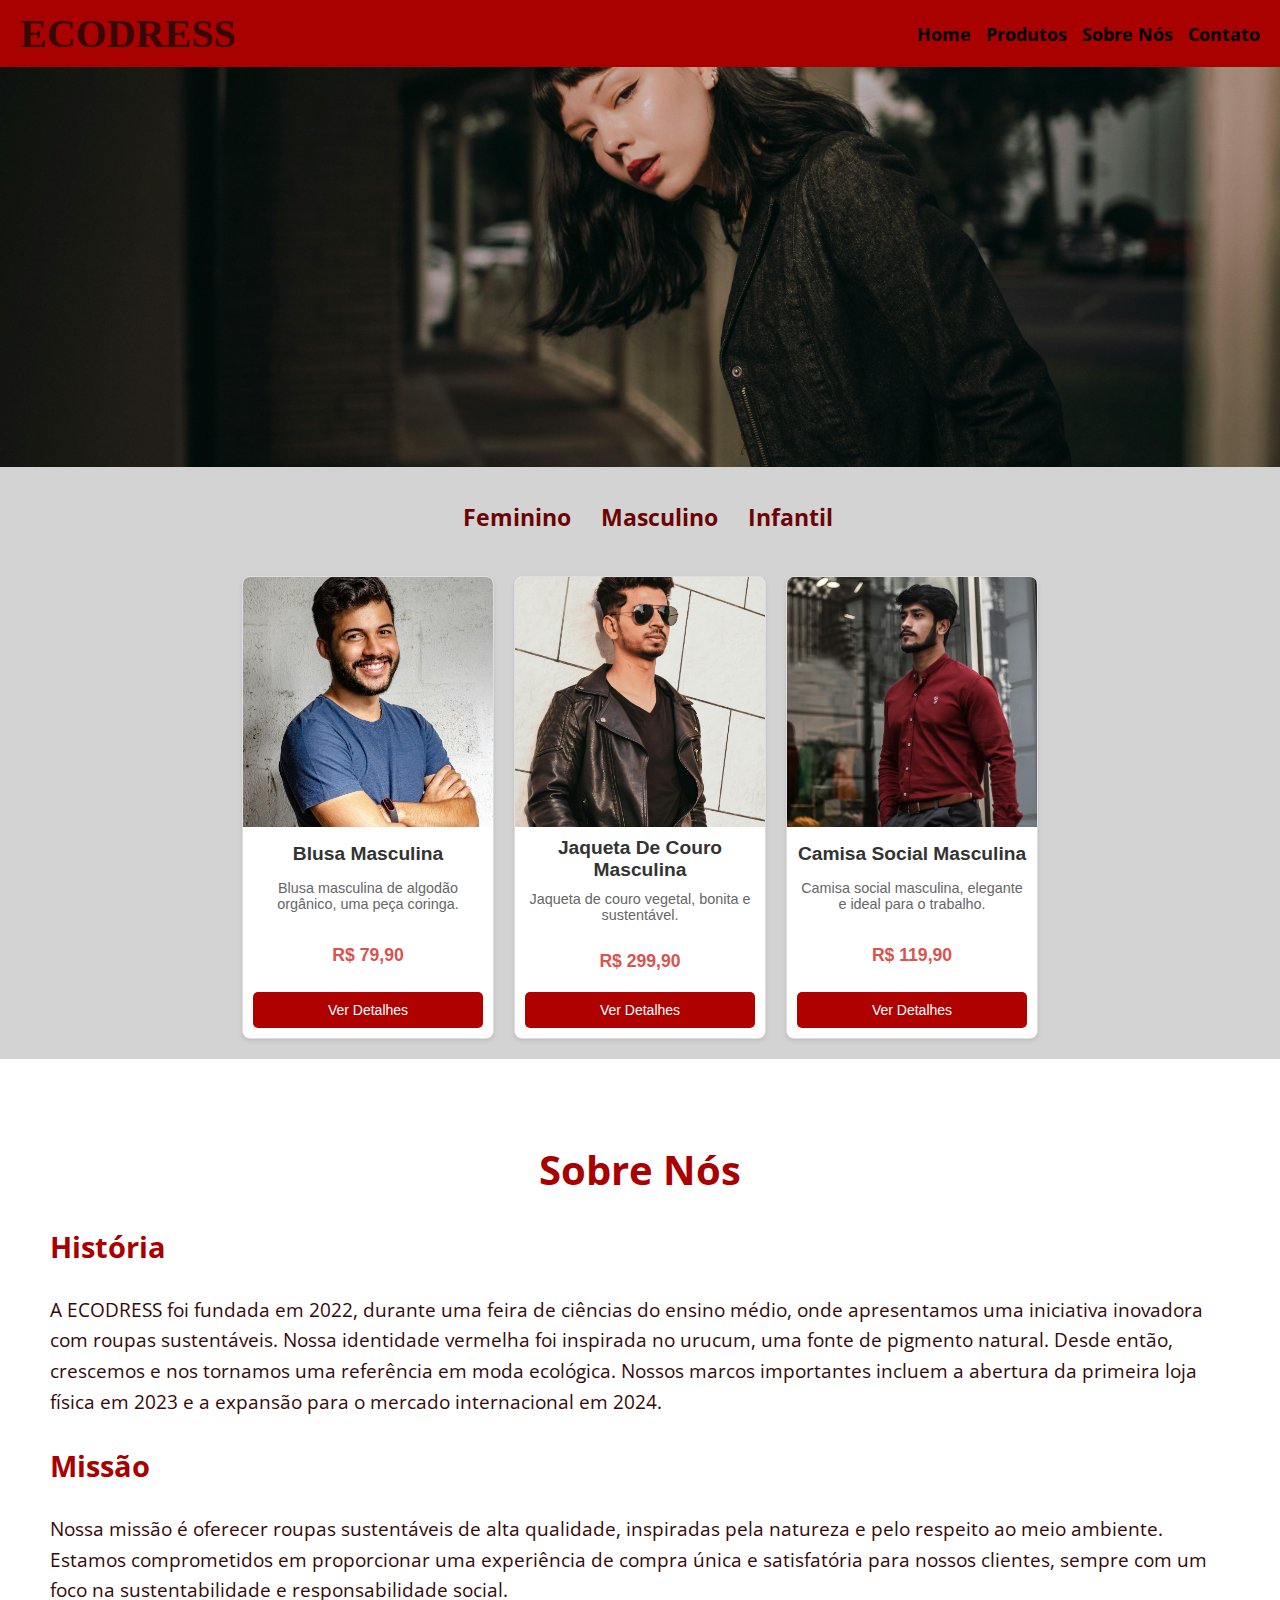
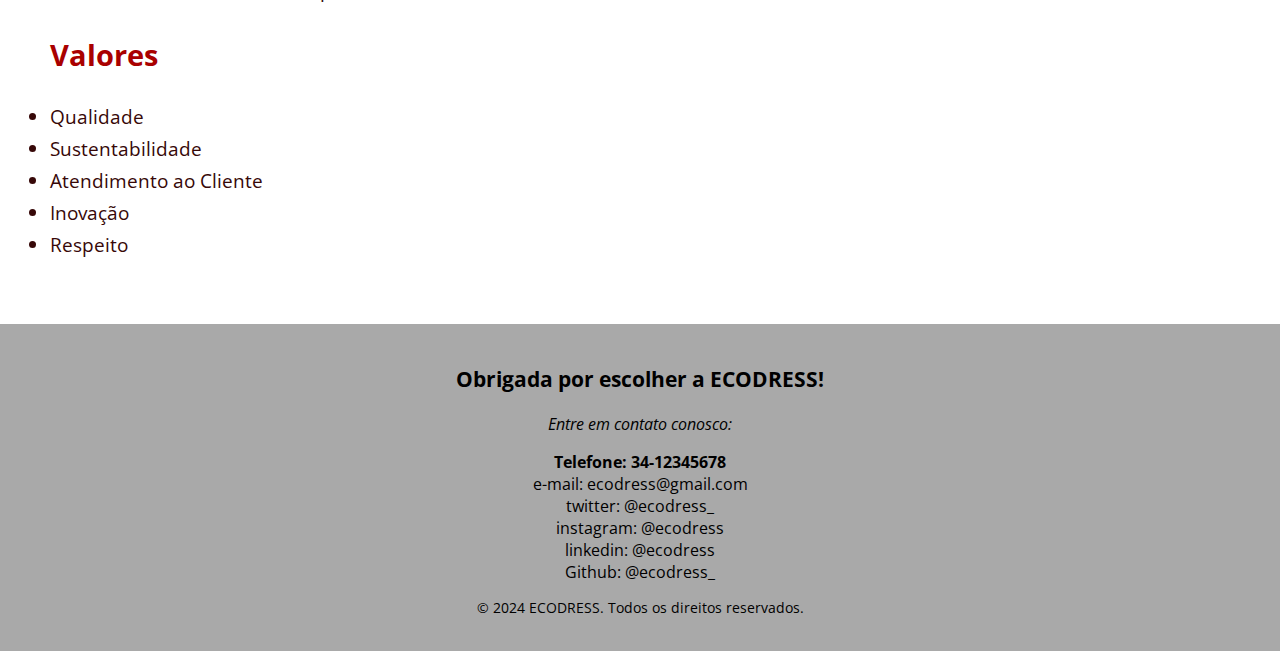
<file: projeto-final/masculino/masculino.html>
<!DOCTYPE html>
<html lang="pt-br">
<head>
    <meta charset="UTF-8">
    <meta http-equiv="X-UA-Compatible" content="IE=edge">
    <meta name="viewport" content="width=device-width, initial-scale=1.0">
    <link rel="stylesheet" href="/projeto-final/projeto-final.css">
    <title>ECODRESS</title>
    <link rel="preconnect" href="https://fonts.googleapis.com">
    <link rel="preconnect" href="https://fonts.gstatic.com" crossorigin>
    <link href="https://fonts.googleapis.com/css2?family=Open+Sans:ital,wght@0,300..800;1,300..800&display=swap" rel="stylesheet">
    
</head>
<body>
        <header>
            <h1 id="logo"><a href="/projeto-final/index.html">ECODRESS</a></h1>
            <nav>
                <!-- menu de navegação --> 
                <div class="nav__lista--container">          
                    <ul>
                        <li><a href="/projeto-final/index.html"> Home </a></li>
                        <li><a href="/projeto-final/index.html"> Produtos </a></li>
                        <li><a href="#sobre-nos"> Sobre Nós </a></li>
                        <li><a href="#contato"> Contato </a></li>
                    </ul>
                </div>
            </nav>
        </header>
        <main>
            <!-- banner principal -->
            <div class="banner-principal">
                <img src="/projeto-final/fotos/pexels-kyle-miller-169884138-23842679.jpg" alt="banner principal do ecodress">
                <div class="banner-conteudo">
                    <h2>Confira nossa nova coleção inverno-outono 2024!</h2>
                    <button><a href="#produtos">Saiba Mais</a></button>
                </div>          
            </div>
            
            <br><br>
            <div class="categorias">
                <ul>
                    <li><a href="feminino/feminino.html"> Feminino </a></li>
                    <li><a href="masculino/masculino.html"> Masculino </a></li>
                    <li><a href="infantil/infantil.html"> Infantil </a></li>
                </ul>
            </div>
            <section class="produtos" id="produtos">
                <!-- produtos masculinos -->
                <div class="produtos_masculinos">
                    <div class="card">
                        <img src="/projeto-final/fotos/blusa_masculina.jpg" alt="homem com uma blusa básica azul">
                        <h3>Blusa Masculina</h3>
                        <p class="descricao">Blusa masculina de algodão orgânico, uma peça coringa.</p>
                        <p class="preco">R$ 79,90</p>
                        <button><a href="/projeto-final/masculino/blusa.html">Ver Detalhes</a></button>
                    </div> 
                    <div class="card">
                        <img src="/projeto-final/fotos/jaqueta-de-couro-vegetal.jpg" alt="homem com uma jaqueta de couro">
                        <h3>Jaqueta De Couro Masculina</h3>
                        <p class="descricao">Jaqueta de couro vegetal, bonita e sustentável.</p>
                        <p class="preco">R$ 299,90</p>
                        <button><a href="/projeto-final/masculino/jaqueta_couro.html">Ver Detalhes</a></button>
                    </div>
                    <div class="card">
                        <img src="/projeto-final/fotos/camisa-social-masculina.jpg" alt="homem com uma camisa social">
                        <h3>Camisa Social Masculina</h3>
                        <p class="descricao">Camisa social masculina, elegante e ideal para o trabalho.</p>
                        <p class="preco">R$ 119,90</p>
                        <button><a href="/projeto-final/masculino/camisa_social.html">Ver Detalhes</a></button>
                    </div>
                </div>
            </section>
            <section class="sobre-nos" id="sobre-nos">
                <h2>Sobre Nós</h2>
                <div class="historia">
                    <h3>História</h3>
                    <p>A ECODRESS foi fundada em 2022, durante uma feira de ciências do ensino médio, onde apresentamos uma iniciativa inovadora com roupas sustentáveis. Nossa identidade vermelha foi inspirada no urucum, uma fonte de pigmento natural. Desde então, crescemos e nos tornamos uma referência em moda ecológica. Nossos marcos importantes incluem a abertura da primeira loja física em 2023 e a expansão para o mercado internacional em 2024.</p>
                </div>
                <div class="missao">
                    <h3>Missão</h3>
                    <p>Nossa missão é oferecer roupas sustentáveis de alta qualidade, inspiradas pela natureza e pelo respeito ao meio ambiente. Estamos comprometidos em proporcionar uma experiência de compra única e satisfatória para nossos clientes, sempre com um foco na sustentabilidade e responsabilidade social.</p>
                </div>
                <div class="valores">
                    <h3>Valores</h3>
                    <ul>
                        <li>Qualidade</li>
                        <li>Sustentabilidade</li>
                        <li>Atendimento ao Cliente</li>
                        <li>Inovação</li>
                        <li>Respeito</li>
                    </ul>
                </div>
            </section>
        </main>
        <footer id="contato">
            <div class="contatos-container">
                <p>Obrigada por escolher a ECODRESS!</p>
                <p>Entre em contato conosco:</p>
            </div>
            <div class="contatos">
                <ul>
                    <li>Telefone: 34-12345678</li>
                    <li>e-mail:<a href="mailto:ecodress@gmail.com"> ecodress@gmail.com</a></li>
                    <li>twitter:<a href="https://twitter.com/ecodress_"> @ecodress_</a></li>
                    <li>instagram:<a href="https://instagram.com/ecodress"> @ecodress</a></li>
                    <li>linkedin:<a href="https://linkedin.com/company/ecodress"> @ecodress</a></li>
                    <li>Github:<a href="https://github.com/ecodress_"> @ecodress_</a></li>
                </ul>
            </div>
            <div class="footer__texto--ultimoParagrafo">
                <p>© 2024 ECODRESS. Todos os direitos reservados.</p>
            </div>
        </footer>  
</body>
</html>
</file>
<file: projeto-final/projeto-final.css>
/* estilo para desktop */ 

body {
    background-color: lightgray;
    margin: 0;
    padding: 0;
    font-family: 'Open Sans', sans-serif;
}

header {
    display: flex;
    justify-content: space-between;
    align-items: center;
    background-color: rgb(169, 0, 0);
    padding: 10px 20px;
}

header h1 {
    color: rgb(55, 8, 8);
    font-family: "Playfair Display", serif;
    font-weight: bold;
    margin:0;
    font-size: 2.5rem;
}

header h1 a {
    text-decoration: none;
    color: inherit;
}

header nav {
    display: flex;
    align-items: center;
}

.nav__lista--container {
    max-width: 360px;
    min-width: 300px;
}

nav ul {
    display: flex;
    justify-content: space-between;
    font-size: 1.1rem;
    list-style: none;
    padding: 0;
    margin: 0;
}

nav li {
    margin-left: 15px;
    transition: transform 0.3s, color 0.3s;
}

nav li a {
    color: black;
    font-weight: bold;
    text-decoration: none;
}

nav li:hover {
    transform: scale(1.1);
}

nav li:hover a {
    color: rgb(217, 83, 79);
}

.banner-principal {
    width: 100%;
    display: flex;
    justify-content: center;
    position: relative;
}

.banner-principal img {
    width: 100%;
    height: 400px;
    object-fit: cover;
}

.banner-conteudo {
    position: absolute;
    top: 80%;
    left: 50%;
    text-align: center;
    color: rgb(107, 4, 4);
    background: lightgray;
    padding: 10px;
    border-radius: 10px;
    opacity: 0; /* Começa invisível */
    animation: fadeIn 3s ease-out forwards;
}

@keyframes fadeIn {
    from {
      opacity: 0; /* Inicia invisível */
      transform: translate(-50%, -50%);
    }
    to {
      opacity: 1; /* Termina visível */
      transform: translate(-50%, -60%);
    }
}

.banner-conteudo h2 {
    font-size: 21px;
    margin: 0;
}
.banner-conteudo button {
    margin-top: 20px;
    padding: 10px 20px;
    font-size: 1.1rem;
    background-color: rgb(176, 1, 1);
    color: white;
    border: none;
    cursor: pointer;
}

.banner-conteudo button:hover {
    background-color: rgb(107, 4, 4);
}

.banner-conteudo button a {
    text-decoration: none;
    color: white;
}

.categorias {
    display: flex;
    justify-content: center;
    font-size: 23px;
}

.categorias ul {
    display: flex;
    list-style: none;
    margin-top: -10px;
    margin-right: 25px;
}

.categorias li {
    margin: 0 15px;
}

.categorias a {
    color: rgb(107, 4, 4);
    font-weight: bold;
    text-decoration: none;
}

.categorias a:hover {
    text-decoration: underline;
}

.produtos {
    display: flex;
    flex-wrap: wrap;
    justify-content: center;
    margin: 10px;
}

.produtos > div {
    display: flex;
    flex-wrap: wrap;
    justify-content: center;
}

.produtos .card {
    background-color: white;
    border: 1px solid rgb(221, 221, 221);
    border-radius: 8px;
    box-shadow: 0 2px 4px rgba(0, 0, 0, 0.1);
    overflow: hidden;
    width: 250px;
    text-align: center;
    font-family: Arial, sans-serif;
    margin: 10px;
    display: flex;
    flex-direction: column;
    justify-content: space-between;
}

.card img {
    width: 100%;
    height: 250px;
    object-fit: cover;
}

.card h3 {
    font-size: 1.2rem;
    color: rgb(51, 51, 51);
    margin: 10px 0;
}

.card .descricao {
    font-size: 0.9rem;
    color: rgb(102, 102, 102);
    margin: 0 10px 10px;
}

.card .preco {
    font-size: 1.1rem;
    color: rgb(217, 83, 79);
    font-weight: bold;
    margin-bottom: 10px;
}

.card button {
    background-color: rgb(176, 1, 1);
    color: white;
    border: none;
    padding: 10px;
    border-radius: 5px;
    cursor: pointer;
    font-size: 14px;
    margin: 10px;
}

.card button a {
    text-decoration: none;
    color: white;
}

.card button:hover {
    background-color: rgb(107, 4, 4);
}

.sobre-nos {
    padding: 50px;
    background-color: white;
}

.sobre-nos h2 {
    font-size: 2.5rem;
    text-align: center;
    margin-bottom: 30px;
    color: rgb(169, 0, 0);
}

.sobre-nos h3 {
    font-size: 1.8rem;
    color: rgb(169, 0, 0);
}

.sobre-nos p {
    font-size: 1.2rem;
    color: rgb(55, 8, 8);
    line-height: 1.6;
}

.sobre-nos ul {
    list-style-type: style type dot;
    padding: 0;
}

.sobre-nos ul li {
    font-size: 1.2rem;
    color: rgb(55, 8, 8);
    margin: 5px 0;
}

footer {
    background: rgb(169, 169, 169);
    display: flex;
    flex-direction: column;
    justify-content: center;
    text-align: center;
    width: 100%;
    padding: 20px 0;
}

footer ul {
    list-style: none;
    padding: 0;
    margin: 0;
}

footer li a {
    color: black;
    text-decoration: none;
}

.contatos-container p:first-child {
    font-weight: bold;
    font-size: 1.3rem;
}

.contatos-container p:last-child {
    font-style: italic;
    font-size: 1rem;
}

footer li:first-child {
    color: black;
    font-weight: bold;
}

.footer__texto--ultimoParagrafo {
    font-family: 'Open Sans', sans-serif;
}

.footer__texto--ultimoParagrafo p {
    font-size: 0.9rem;
}

/* estilo para tablets */
@media screen and (max-width: 830px) {
    body {
        background-color: whitesmoke;
    }

    header {
        flex-direction: column;
        align-items: center;
    }

    header h1 {
        font-size: 2.8rem;
    }

    header h1 a {
        font-size: 2.8rem;
    }

    header nav {
        width: auto;
        justify-content: center;
        margin-top: 10px;
    }

    .nav__lista--container {
        max-width: 100%;
        min-width: auto;
    }

    nav ul {
        flex-direction: row;
        align-items: center;
        width: 100%;
        font-size: 0.9rem;
    }

    nav li {
        margin-left: 15px;
        margin-bottom: 0;
    }

    main img {
        width: 150px;
        height: 150px;
    }

    .banner-conteudo h2 {
        font-size: 1.5rem;
    }

    .banner-conteudo button {
        font-size: 1rem;
    }
}

/* estilo para celulares */
@media screen and (max-width: 500px) {   
    body {
        background-color: whitesmoke;
    }

    header {
        flex-direction: column;
        align-items: center;
    }

    header h1 {
        font-size: 2.2rem;
    }

    header h1 a {
        font-size: 2.2rem;
    }

    header nav {
        background-color: rgb(169, 0, 0);
        width: 100%;
        justify-content: center;
        margin-top: 10px;
    }

    nav ul {
        font-size: 0.7rem;
        flex-direction: row;
        align-items: center;
        text-align: right;
    }

    nav li {
        margin-bottom: 8px;
    }

    nav li:last-child {
        margin-bottom: 8px;
    }

    main img {
        width: 100px;
        height: 100px;
    }

    .banner-conteudo h2 {
        font-size: 1.2rem;
    }

    .banner-conteudo button {
        font-size: 0.9rem;
    }
}
</file>
<file: projeto-final/entrega/entrega.css>
/* estilo para desktop */
body {
    background-color: lightgray;
    margin: 0;
    padding: 0;
    font-family: 'Open Sans', sans-serif;
}

header {
    display: flex;
    justify-content: space-between;
    align-items: center;
    background-color: rgb(169, 0, 0);
    padding: 10px 20px;
}

header h1 {
    color: rgb(55, 8, 8);
    font-family: "Playfair Display", serif;
    font-weight: bold;
    margin: 0;
    font-size: 2.5rem;
}

header h1 a {
    text-decoration: none;
    color: inherit;
}

header nav {
    display: flex;
    align-items: center;
}

.nav__lista--container {
    max-width: 360px;
    min-width: 300px;
}

nav ul {
    display: flex;
    justify-content: space-between;
    font-size: 1.1rem;
    list-style: none;
    padding: 0;
    margin: 0;
}

nav li {
    margin-left: 15px;
    transition: transform 0.3s, color 0.3s;
}

nav li a {
    color: black;
    font-weight: bold;
    text-decoration: none;
}

nav li:hover {
    transform: scale(1.1);
}

nav li:hover a {
    color: rgb(217, 83, 79);
}

.entrega-container {
    display: flex;
    flex-direction: column;
    margin: 10px auto;
    padding: 20px;
    background-color: rgb(253, 234, 237);
    border-radius: 8px;
    box-shadow: 0 0 10px rgba(0, 0, 0, 0.1);
}

.entrega {
    flex: 1;
}

.entrega h1 {
    font-size: 2.5rem;
    margin-bottom: 20px;
}

.entrega h2 {
    font-size: 1.5rem;
    margin-bottom: 20px;
}

.entrega h3 {
    font-size: 1.2rem;
    margin-top: 20px;
}

.entrega label {
    display: block;
    margin-bottom: 5px;
    font-weight: bold;
}

.entrega input, .entrega select {
    width: 45%;
    padding: 10px;
    margin-bottom: 15px;
    border: 1px solid rgb(204, 204, 204);
    border-radius: 4px;
    font-size: 1rem;
}

.botao {
    background-color: rgb(176, 1, 1);
    border: none;
    padding: 15px;
    font-size: 20px;
    cursor: pointer;
    border-radius: 5px;
    transition: background-color 0.3s;
}

.botao a {
    text-decoration: none;
    color: white;
}

.botao:hover {
    background-color: rgb(55, 8, 8);
}

footer {
    background: rgb(169, 169, 169);
    display: flex;
    flex-direction: column;
    justify-content: center;
    text-align: center;
    width: 100%;
    padding: 20px 0;
}

footer ul {
    list-style: none;
    padding: 0;
    margin: 0;
}

footer li a {
    color: black;
    text-decoration: none;
}

.contatos-container p:first-child {
    font-weight: bold;
    font-size: 1.3rem;
}

.contatos-container p:last-child {
    font-style: italic;
    font-size: 1rem;
}

footer li:first-child {
    color: black;
    font-weight: bold;
}

.footer__texto--ultimoParagrafo {
    font-family: 'Open Sans', sans-serif;
}

.footer__texto--ultimoParagrafo p {
    font-size: 0.9rem;
}

/* estilo para tablets */
@media screen and (max-width: 830px) {
    header {
        flex-direction: column;
        align-items: center;
        padding: 10px;
    }

    header h1 {
        font-size: 2.2rem;
    }

    header nav {
        width: auto;
        justify-content: center;
        margin-top: 10px;
    }

    .nav__lista--container {
        max-width: 100%;
        min-width: auto;
    }

    nav ul {
        flex-direction: row;
        align-items: center;
        width: 100%;
        font-size: 0.9rem;
    }
    
    nav li {
        margin-left:15px;
        margin-bottom: 0;
    }

    .entrega-container {
        padding: 10px;
    }

    .entrega h1 {
        font-size: 2rem;
    }

    .entrega h2 {
        font-size: 1.3rem;
    }

    .entrega h3 {
        font-size: 1rem;
    }

    footer {
        padding: 15px 0;
    }

    footer ul {
        font-size: 0.9rem;
    }
}

/* estilo para celulares */
@media screen and (max-width: 500px) {
    header {
        flex-direction: column;
        align-items: center;
    }

    header h1 {
        font-size: 2.2rem;
    }
    
    header h1 a {
        font-size: 2.2rem;
    }
    
    header  nav {
        background-color: rgb(169, 0, 0);
        width: 100%;
        justify-content: center;
        margin-top: 10px;
    }

    nav ul {
        font-size: 0.7rem;
        flex-direction: row;
        align-items: center;
        text-align: right;
        
    }

    nav li {
        margin-bottom: 8px;
    }

    nav li:last-child {
        margin-bottom: 8px;
    }

    .entrega-container {
        padding: 10px;
    }

    .entrega h1 {
        font-size: 1.8rem;
    }

    .entrega h2 {
        font-size: 1.2rem;
    }

    .entrega h3 {
        font-size: 0.9rem;
    }

    footer {
        padding: 10px 0;
    }

    footer ul {
        font-size: 0.8rem;
    }
}
</file>
<file: projeto-final/produtos/produtos.css>
/* estilo para desktop */
body {
    background-color: lightgray;
    margin: 0;
    padding: 0;
    font-family: 'Open Sans', sans-serif;
}

header {
    display: flex;
    justify-content: space-between;
    align-items: center;
    background-color: rgb(169, 0, 0);
    padding: 10px 20px;
}

header h1 {
    color: rgb(55, 8, 8);
    font-family: "Playfair Display", serif;
    font-weight: bold;
    margin: 0;
    font-size: 2.5rem;
}

header h1 a {
    text-decoration: none;
    color: inherit;
}

header nav {
    display: flex;
    align-items: center;
}

.nav__lista--container {
    max-width: 360px;
    min-width: 300px;
}

nav ul {
    display: flex;
    justify-content: space-between;
    font-size: 1.1rem;
    list-style: none;
    padding: 0;
    margin: 0;
}

nav li {
    margin-left: 15px;
}

nav li a {
    color: black;
    font-weight: bold;
    text-decoration: none;
    transition: color 0.3s ease; /* Transição suave para links */
}

nav li a:hover {
    color: rgb(217, 83, 79); /* Cor ao passar o mouse */
}

.product-container {
    display: flex;
    margin: 10px auto;
    padding: 20px;
    background-color: rgb(253, 234, 237);
    border-radius: 8px;
    box-shadow: 0 0 10px rgba(0, 0, 0, 0.1);
}

.product-imagem {
    flex: 1;
    text-align: center;
}

.product-imagem img {
    max-width: 100%; /* Ajusta o tamanho da imagem */
    height: auto;
    border-radius: 8px;
    transition: opacity 1s ease-in-out; /* Transição de opacidade */
}

.produtos-detalhes {
    flex: 1;
    margin-left: 40px;
    text-align: left;
}

.produtos-detalhes h1 {
    font-size: 40px;
    margin-top: 5px;
    margin-bottom: 20px;
}

.description {
    font-size: 16px;
    margin: 10px 0;
}

.price {
    font-size: 20px;
    color: rgb(217, 83, 79);
    margin: 10px 0;
}

.options {
    margin: 20px 0;
    font-size: 15px;
}

.sizes,
.colors {
    margin-bottom: 15px;
}

.sizes select {
    padding: 5px;
}

.colors input[type="radio"] {
    margin-right: 5px;
}

.quantity {
    margin-bottom: 15px;
}

.quantity input {
    width: 60px;
    padding: 5px;
    font-size: 16px;
}

.buy-button {
    background-color: rgb(176, 1, 1);
    margin-top: 10px;
    border: none;
    padding: 15px;
    font-size: 20px;
    cursor: pointer;
    border-radius: 5px;
    transition: background-color 0.3s, transform 0.2s; /* Transição suave para cor e transformação */
}

.buy-button a {
    text-decoration: none;
    color: white;
}

.buy-button:hover {
    background-color: rgb(55, 8, 8);
    transform: scale(1.05); /* Efeito de zoom no hover */
}

footer {
    background: rgb(169, 169, 169);
    display: flex;
    flex-direction: column;
    justify-content: center;
    text-align: center;
    width: 100%;
    padding: 20px 0;
}

footer ul {
    list-style: none;
    padding: 0;
    margin: 0;
}

footer li a {
    color: black;
    text-decoration: none;
}

.contatos-container p:first-child {
    font-weight: bold;
    font-size: 1.3rem;
}

.contatos-container p:last-child {
    font-style: italic;
    font-size: 1rem;
}

footer li:first-child {
    color: black;
    font-weight: bold;
}

.footer__texto--ultimoParagrafo {
    font-family: 'Open Sans', sans-serif;
}

.footer__texto--ultimoParagrafo p {
    font-size: 0.9rem;
}

/* Estilo para tablets */
@media screen and (max-width: 830px) {
    header {
        flex-direction: column;
        align-items: center;
    }

    header h1 {
        font-size: 2.8rem;
    }

    header nav {
        width: auto;
        justify-content: center;
        margin-top: 10px;
    }
    
    .nav__lista--container {
        max-width: 100%;
        min-width: auto;
    }
    
    nav ul {
        flex-direction: row;
        align-items: center;
        width: 100%;
        font-size: 0.9rem;
    }
    
    nav li {
        margin-left: 15px;
        margin-bottom: 0;
    }

    .product-container {
        flex-direction: column;
        align-items: center;
    }

    .produtos-detalhes {
        margin-left: 0;
        text-align: center;
    }

    .produtos-detalhes h1 {
        font-size: 30px;
    }

    .description {
        font-size: 14px;
    }

    .price {
        font-size: 18px;
    }

    .options {
        font-size: 14px;
    }

    .quantity input {
        width: 50px;
        font-size: 14px;
    }

    .buy-button {
        font-size: 18px;
    }

    footer {
        padding: 15px 0;
    }

    footer ul {
        font-size: 0.9rem;
    }
}

/* Estilo para celulares */
@media screen and (max-width: 500px) {
    header {
        flex-direction: column;
        align-items: center;
    }

    header h1 {
        font-size: 2.2rem;
    }
    
    header h1 a {
        font-size: 2.2rem;
    }
    
    header nav {
        background-color: rgb(169, 0, 0);
        width: 100%;
        justify-content: center;
        margin-top: 10px;
    }

    nav ul {
        font-size: 0.7rem;
        flex-direction: row;
        align-items: center;
        text-align: right;
    }

    nav li {
        margin-bottom: 8px;
    }

    .product-container {
        flex-direction: column;
        align-items: center;
    }

    .produtos-detalhes {
        margin-left: 0;
        text-align: center;
    }

    .produtos-detalhes h1 {
        font-size: 24px;
    }

    .description {
        font-size: 12px;
    }

    .price {
        font-size: 16px;
    }

    .options {
        font-size: 12px;
    }

    .quantity input {
        width: 40px;
        font-size: 12px;
    }

    .buy-button {
        font-size: 16px;
    }

    footer {
        padding: 10px 0;
    }

    footer ul {
        font-size: 0.8rem;
    }
}
</file>
